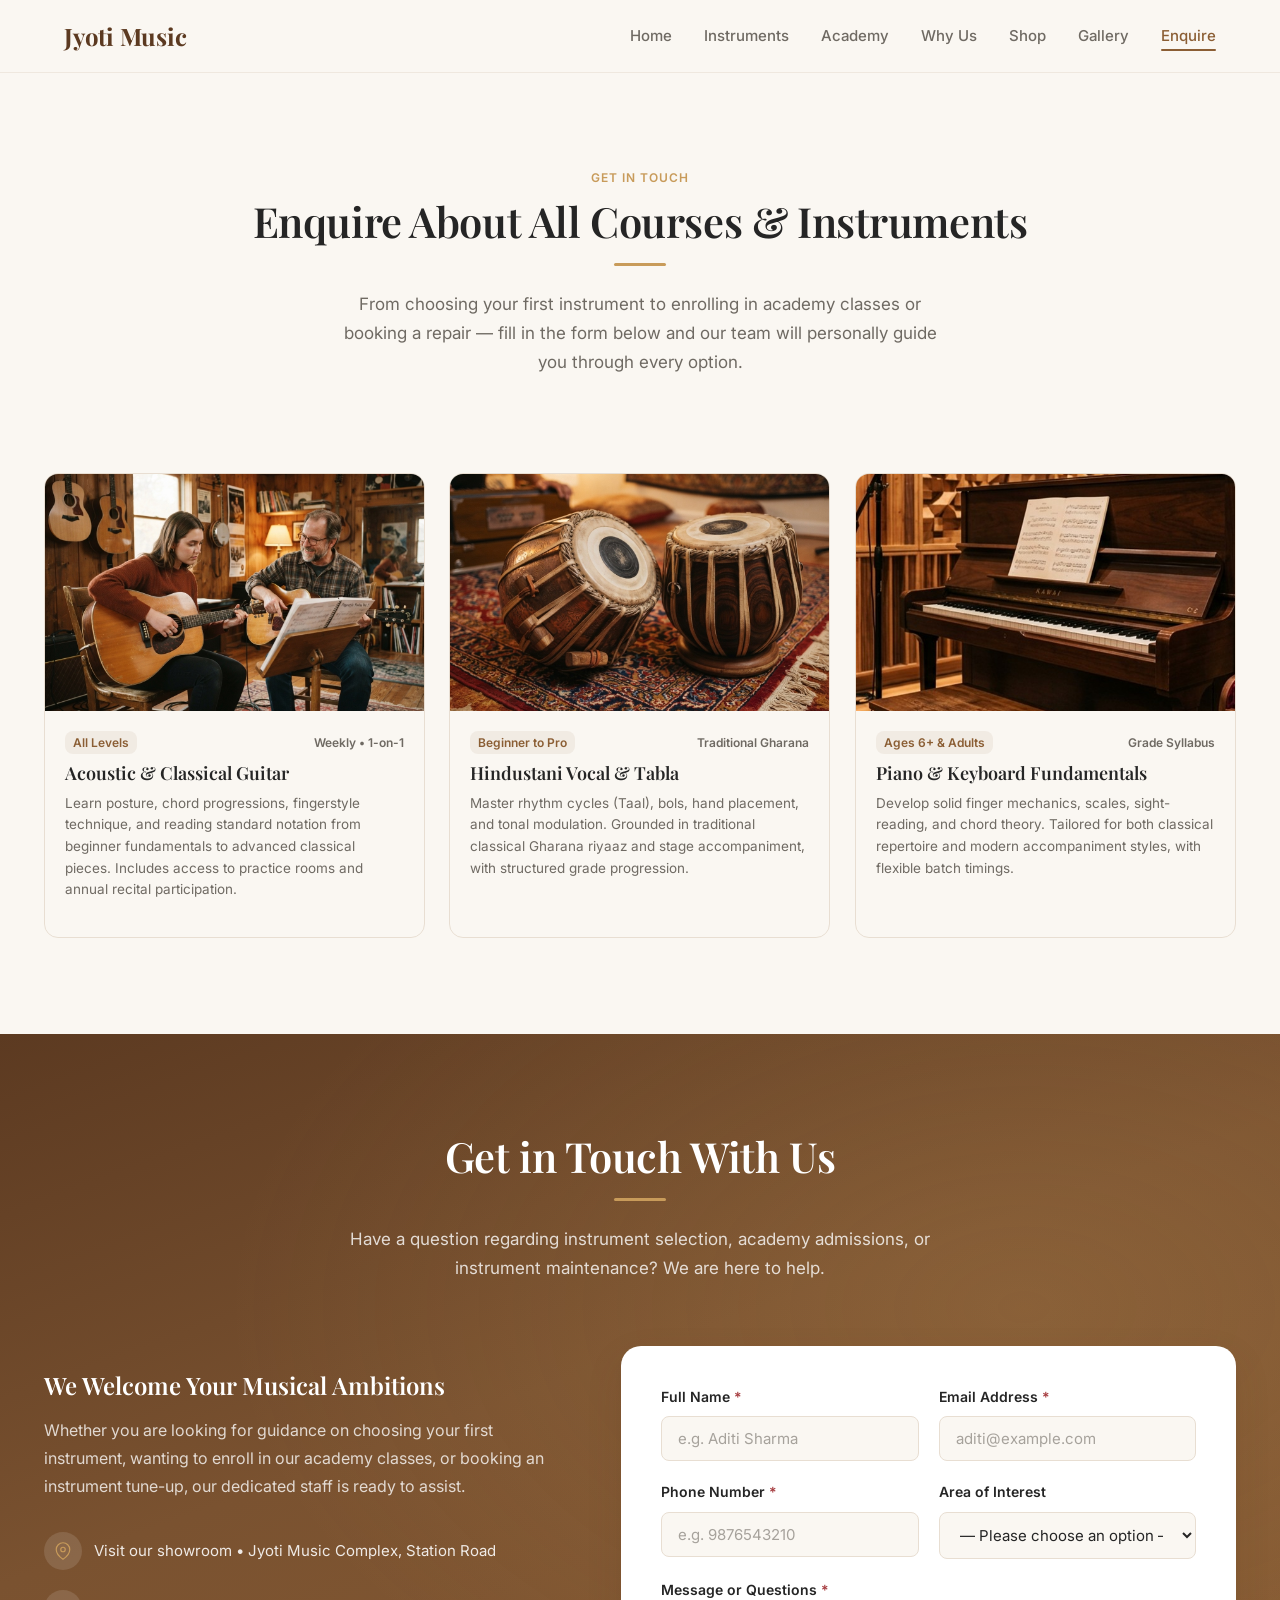
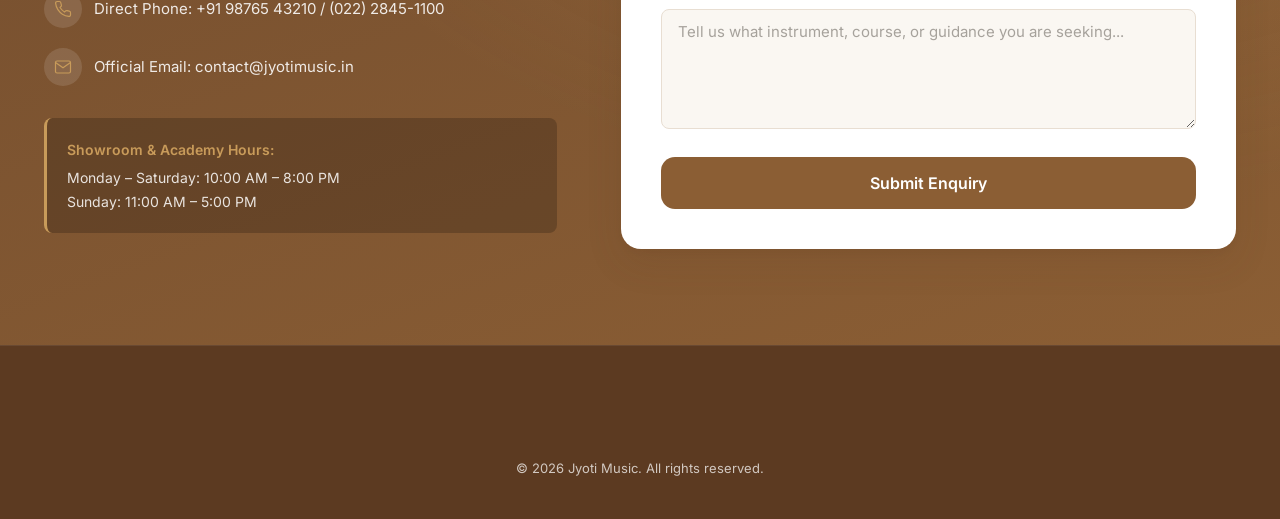
<file: homepage/enquiry.html>
<!doctype html>
<html lang="en">
  <head>
    <meta charset="UTF-8" />
    <meta name="viewport" content="width=device-width, initial-scale=1.0" />
    <meta
      name="description"
      content="Enquire with Jyoti Music — instrument purchase, academy admissions, and repair/tuning services."
    />
    <title>Enquire With Us | Jyoti Music</title>

    <link rel="preconnect" href="https://fonts.googleapis.com" />
    <link rel="preconnect" href="https://fonts.gstatic.com" crossorigin />
    <link
      href="https://fonts.googleapis.com/css2?family=Inter:wght@400;500;600;700&family=Playfair+Display:ital,wght@0,600;0,700;1,600&display=swap"
      rel="stylesheet"
    />

    <link rel="stylesheet" href="css/style.css" />
  </head>
  <body>
    <!-- HEADER -->
    <header class="home-header" id="home-header" role="banner">
      <nav class="home-nav" aria-label="Main navigation">
        <a
          href="index.html#home-hero"
          class="home-logo"
          aria-label="Jyoti Music — go to homepage"
        >
          Jyoti Music
        </a>

        <div
          class="home-nav-overlay"
          id="home-nav-overlay"
          aria-hidden="true"
        ></div>

        <ul class="home-nav-links" id="home-nav-links" role="list">
          <li><a href="index.html#home-hero" class="home-nav-link">Home</a></li>
          <li>
            <a href="index.html#home-instruments" class="home-nav-link"
              >Instruments</a
            >
          </li>
          <li>
            <a href="index.html#home-academy" class="home-nav-link">Academy</a>
          </li>
          <li>
            <a href="index.html#home-why" class="home-nav-link">Why Us</a>
          </li>
          <li>
            <a href="index.html#home-products" class="home-nav-link">Shop</a>
          </li>
          <li>
            <a href="index.html#home-gallery" class="home-nav-link">Gallery</a>
          </li>
          <li>
            <a href="enquiry.html" class="home-nav-link home-nav-link--active"
              >Enquire</a
            >
          </li>
        </ul>

        <button
          class="home-nav-toggle"
          id="home-nav-toggle"
          aria-label="Open navigation menu"
          aria-expanded="false"
          aria-controls="home-nav-links"
        >
          <span class="home-nav-toggle-bar"></span>
          <span class="home-nav-toggle-bar"></span>
          <span class="home-nav-toggle-bar"></span>
        </button>
      </nav>
    </header>

    <main id="main-content" style="padding-top: 72px">
      <!-- PAGE INTRO -->
      <section class="home-section" style="padding-bottom: 0">
        <div class="home-container">
          <header class="home-section-header home-reveal">
            <p class="home-instrument-card-category" style="text-align: center">
              Get In Touch
            </p>
            <h1 class="home-section-title">
              Enquire About All Courses &amp; Instruments
            </h1>
            <hr class="home-section-divider" />
            <p class="home-section-subtitle">
              From choosing your first instrument to enrolling in academy
              classes or booking a repair — fill in the form below and our team
              will personally guide you through every option.
            </p>
          </header>
        </div>
      </section>

      <!-- FULL COURSE DETAILS -->
      <section class="home-section" style="padding-top: var(--home-space-8)">
        <div class="home-container">
          <div class="home-courses-grid">
            <article class="home-course-card home-reveal">
              <div class="home-course-card-img">
                <img
                  src="assets/course-guitar.jpg"
                  alt="Acoustic and classical guitar lesson"
                  loading="lazy"
                />
              </div>
              <div class="home-course-card-body">
                <div class="home-course-meta">
                  <span class="home-course-level">All Levels</span>
                  <span class="home-course-duration">Weekly &bull; 1-on-1</span>
                </div>
                <h4 class="home-course-title">
                  Acoustic &amp; Classical Guitar
                </h4>
                <p class="home-course-desc">
                  Learn posture, chord progressions, fingerstyle technique, and
                  reading standard notation from beginner fundamentals to
                  advanced classical pieces. Includes access to practice rooms
                  and annual recital participation.
                </p>
              </div>
            </article>

            <article class="home-course-card home-reveal">
              <div class="home-course-card-img">
                <img
                  src="assets/course-tabla.jpg"
                  alt="Classical tabla training with guru and student"
                  loading="lazy"
                />
              </div>
              <div class="home-course-card-body">
                <div class="home-course-meta">
                  <span class="home-course-level">Beginner to Pro</span>
                  <span class="home-course-duration">Traditional Gharana</span>
                </div>
                <h4 class="home-course-title">Hindustani Vocal &amp; Tabla</h4>
                <p class="home-course-desc">
                  Master rhythm cycles (Taal), bols, hand placement, and tonal
                  modulation. Grounded in traditional classical Gharana riyaaz
                  and stage accompaniment, with structured grade progression.
                </p>
              </div>
            </article>

            <article class="home-course-card home-reveal">
              <div class="home-course-card-img">
                <img
                  src="assets/course-piano.jpg"
                  alt="Piano keyboard lesson with sheet music"
                  loading="lazy"
                />
              </div>
              <div class="home-course-card-body">
                <div class="home-course-meta">
                  <span class="home-course-level">Ages 6+ &amp; Adults</span>
                  <span class="home-course-duration">Grade Syllabus</span>
                </div>
                <h4 class="home-course-title">
                  Piano &amp; Keyboard Fundamentals
                </h4>
                <p class="home-course-desc">
                  Develop solid finger mechanics, scales, sight-reading, and
                  chord theory. Tailored for both classical repertoire and
                  modern accompaniment styles, with flexible batch timings.
                </p>
              </div>
            </article>
          </div>
        </div>
      </section>

      <!-- ENQUIRY FORM SECTION (same as homepage) -->
      <section
        class="home-section home-enquiry"
        id="home-enquiry"
        aria-labelledby="home-enquiry-heading"
      >
        <div class="home-container">
          <header class="home-section-header home-reveal">
            <h2 class="home-section-title" id="home-enquiry-heading">
              Get in Touch With Us
            </h2>
            <hr class="home-section-divider" />
            <p class="home-section-subtitle">
              Have a question regarding instrument selection, academy
              admissions, or instrument maintenance? We are here to help.
            </p>
          </header>

          <div class="home-enquiry-layout">
            <div class="home-enquiry-info home-reveal">
              <h3 class="home-enquiry-info-title">
                We Welcome Your Musical Ambitions
              </h3>
              <p class="home-enquiry-info-text">
                Whether you are looking for guidance on choosing your first
                instrument, wanting to enroll in our academy classes, or booking
                an instrument tune-up, our dedicated staff is ready to assist.
              </p>

              <div class="home-enquiry-detail">
                <span class="home-enquiry-detail-icon" aria-hidden="true">
                  <svg viewBox="0 0 24 24" xmlns="http://www.w3.org/2000/svg">
                    <path d="M21 10c0 7-9 13-9 13S3 17 3 10a9 9 0 0 1 18 0z" />
                    <circle cx="12" cy="10" r="3" />
                  </svg>
                </span>
                <span
                  >Visit our showroom &bull; Jyoti Music Complex, Station
                  Road</span
                >
              </div>

              <div class="home-enquiry-detail">
                <span class="home-enquiry-detail-icon" aria-hidden="true">
                  <svg viewBox="0 0 24 24" xmlns="http://www.w3.org/2000/svg">
                    <path
                      d="M22 16.92v3a2 2 0 0 1-2.18 2 19.79 19.79 0 0 1-8.63-3.07 19.5 19.5 0 0 1-6-6 19.79 19.79 0 0 1-3.07-8.67A2 2 0 0 1 4.11 2h3a2 2 0 0 1 2 1.72c.127.96.361 1.903.7 2.81a2 2 0 0 1-.45 2.11L8.09 9.91a16 16 0 0 0 6 6l1.27-1.27a2 2 0 0 1 2.11-.45c.907.339 1.85.573 2.81.7A2 2 0 0 1 22 16.92z"
                    />
                  </svg>
                </span>
                <span>Direct Phone: +91 98765 43210 / (022) 2845-1100</span>
              </div>

              <div class="home-enquiry-detail">
                <span class="home-enquiry-detail-icon" aria-hidden="true">
                  <svg viewBox="0 0 24 24" xmlns="http://www.w3.org/2000/svg">
                    <path
                      d="M4 4h16c1.1 0 2 .9 2 2v12c0 1.1-.9 2-2 2H4c-1.1 0-2-.9-2-2V6c0-1.1.9-2 2-2z"
                    />
                    <polyline points="22,6 12,13 2,6" />
                  </svg>
                </span>
                <span>Official Email: contact@jyotimusic.in</span>
              </div>

              <div class="home-enquiry-hours">
                <p class="home-enquiry-hours-title">
                  Showroom &amp; Academy Hours:
                </p>
                <p>Monday &ndash; Saturday: 10:00 AM &ndash; 8:00 PM</p>
                <p>Sunday: 11:00 AM &ndash; 5:00 PM</p>
              </div>
            </div>

            <div class="home-enquiry-form-card home-reveal">
              <div
                class="home-form-success"
                id="home-form-success"
                aria-live="polite"
              >
                <div class="home-form-success-icon" aria-hidden="true">
                  <svg viewBox="0 0 24 24" xmlns="http://www.w3.org/2000/svg">
                    <path
                      d="M20 6L9 17l-5-5"
                      stroke-linecap="round"
                      stroke-linejoin="round"
                    />
                  </svg>
                </div>
                <h3 class="home-form-success-title">
                  Thank You, Your Enquiry Is Received!
                </h3>
                <p class="home-form-success-text">
                  We have registered your details. A member of our instrument
                  team or academy coordinator will contact you within 24 hours.
                </p>
                <button
                  type="button"
                  class="home-btn home-btn--secondary home-btn--sm"
                  id="home-form-reset-btn"
                  style="margin-top: 20px"
                >
                  Send Another Enquiry
                </button>
              </div>

              <form
                class="home-enquiry-form"
                id="home-enquiry-form"
                novalidate
                aria-label="Jyoti Music Enquiry Form"
              >
                <div class="home-form-row">
                  <div class="home-form-group">
                    <label class="home-form-label" for="home-field-name"
                      >Full Name
                      <span class="home-form-required" aria-label="required"
                        >*</span
                      ></label
                    >
                    <input
                      class="home-form-input"
                      type="text"
                      id="home-field-name"
                      name="name"
                      placeholder="e.g. Aditi Sharma"
                      autocomplete="name"
                      aria-required="true"
                      aria-describedby="home-field-name-error"
                      pattern="[A-Za-z\s]+"
                      maxlength="50"
                    />
                    <span
                      class="home-form-error"
                      id="home-field-name-error"
                      role="alert"
                    ></span>
                  </div>

                  <div class="home-form-group">
                    <label class="home-form-label" for="home-field-email"
                      >Email Address
                      <span class="home-form-required" aria-label="required"
                        >*</span
                      ></label
                    >
                    <input
                      class="home-form-input"
                      type="email"
                      id="home-field-email"
                      name="email"
                      placeholder="aditi@example.com"
                      autocomplete="email"
                      aria-required="true"
                      aria-describedby="home-field-email-error"
                    />
                    <span
                      class="home-form-error"
                      id="home-field-email-error"
                      role="alert"
                    ></span>
                  </div>
                </div>

                <div class="home-form-row">
                  <div class="home-form-group">
                    <label class="home-form-label" for="home-field-phone"
                      >Phone Number
                      <span class="home-form-required" aria-label="required"
                        >*</span
                      ></label
                    >
                    <input
                      class="home-form-input"
                      type="tel"
                      id="home-field-phone"
                      name="phone"
                      placeholder="e.g. 9876543210"
                      autocomplete="tel"
                      inputmode="numeric"
                      maxlength="10"
                      aria-required="true"
                      aria-describedby="home-field-phone-error"
                    />
                    <span
                      class="home-form-error"
                      id="home-field-phone-error"
                      role="alert"
                    ></span>
                  </div>

                  <div class="home-form-group">
                    <label class="home-form-label" for="home-field-interest"
                      >Area of Interest</label
                    >
                    <select
                      class="home-form-input"
                      id="home-field-interest"
                      name="interest"
                      aria-label="Select your area of interest"
                    >
                      <option value="">
                        &mdash; Please choose an option &mdash;
                      </option>
                      <option value="instrument-purchase">
                        Purchasing an Instrument
                      </option>
                      <option value="music-academy">
                        Music Academy / Lessons
                      </option>
                      <option value="maintenance-tuning">
                        Instrument Repair &amp; Tuning
                      </option>
                      <option value="general-inquiry">
                        General Question / Visit Showroom
                      </option>
                    </select>
                  </div>
                </div>

                <div class="home-form-group">
                  <label class="home-form-label" for="home-field-message"
                    >Message or Questions
                    <span class="home-form-required" aria-label="required"
                      >*</span
                    ></label
                  >
                  <textarea
                    class="home-form-textarea"
                    id="home-field-message"
                    name="message"
                    placeholder="Tell us what instrument, course, or guidance you are seeking..."
                    aria-required="true"
                    aria-describedby="home-field-message-error"
                  ></textarea>
                  <span
                    class="home-form-error"
                    id="home-field-message-error"
                    role="alert"
                  ></span>
                </div>

                <button
                  type="submit"
                  class="home-btn home-btn--primary home-btn--lg"
                  id="home-form-submit-btn"
                  style="width: 100%"
                >
                  Submit Enquiry
                </button>
              </form>
            </div>
          </div>
        </div>
      </section>
    </main>

    <!-- FOOTER -->
    <footer class="home-footer" role="contentinfo">
      <div class="home-container">
        <div
          class="home-footer-bottom"
          style="border-top: none; justify-content: center"
        >
          <p>&copy; 2026 Jyoti Music. All rights reserved.</p>
        </div>
      </div>
    </footer>

    <script src="js/script.js"></script>
  </body>
</html>
</file>
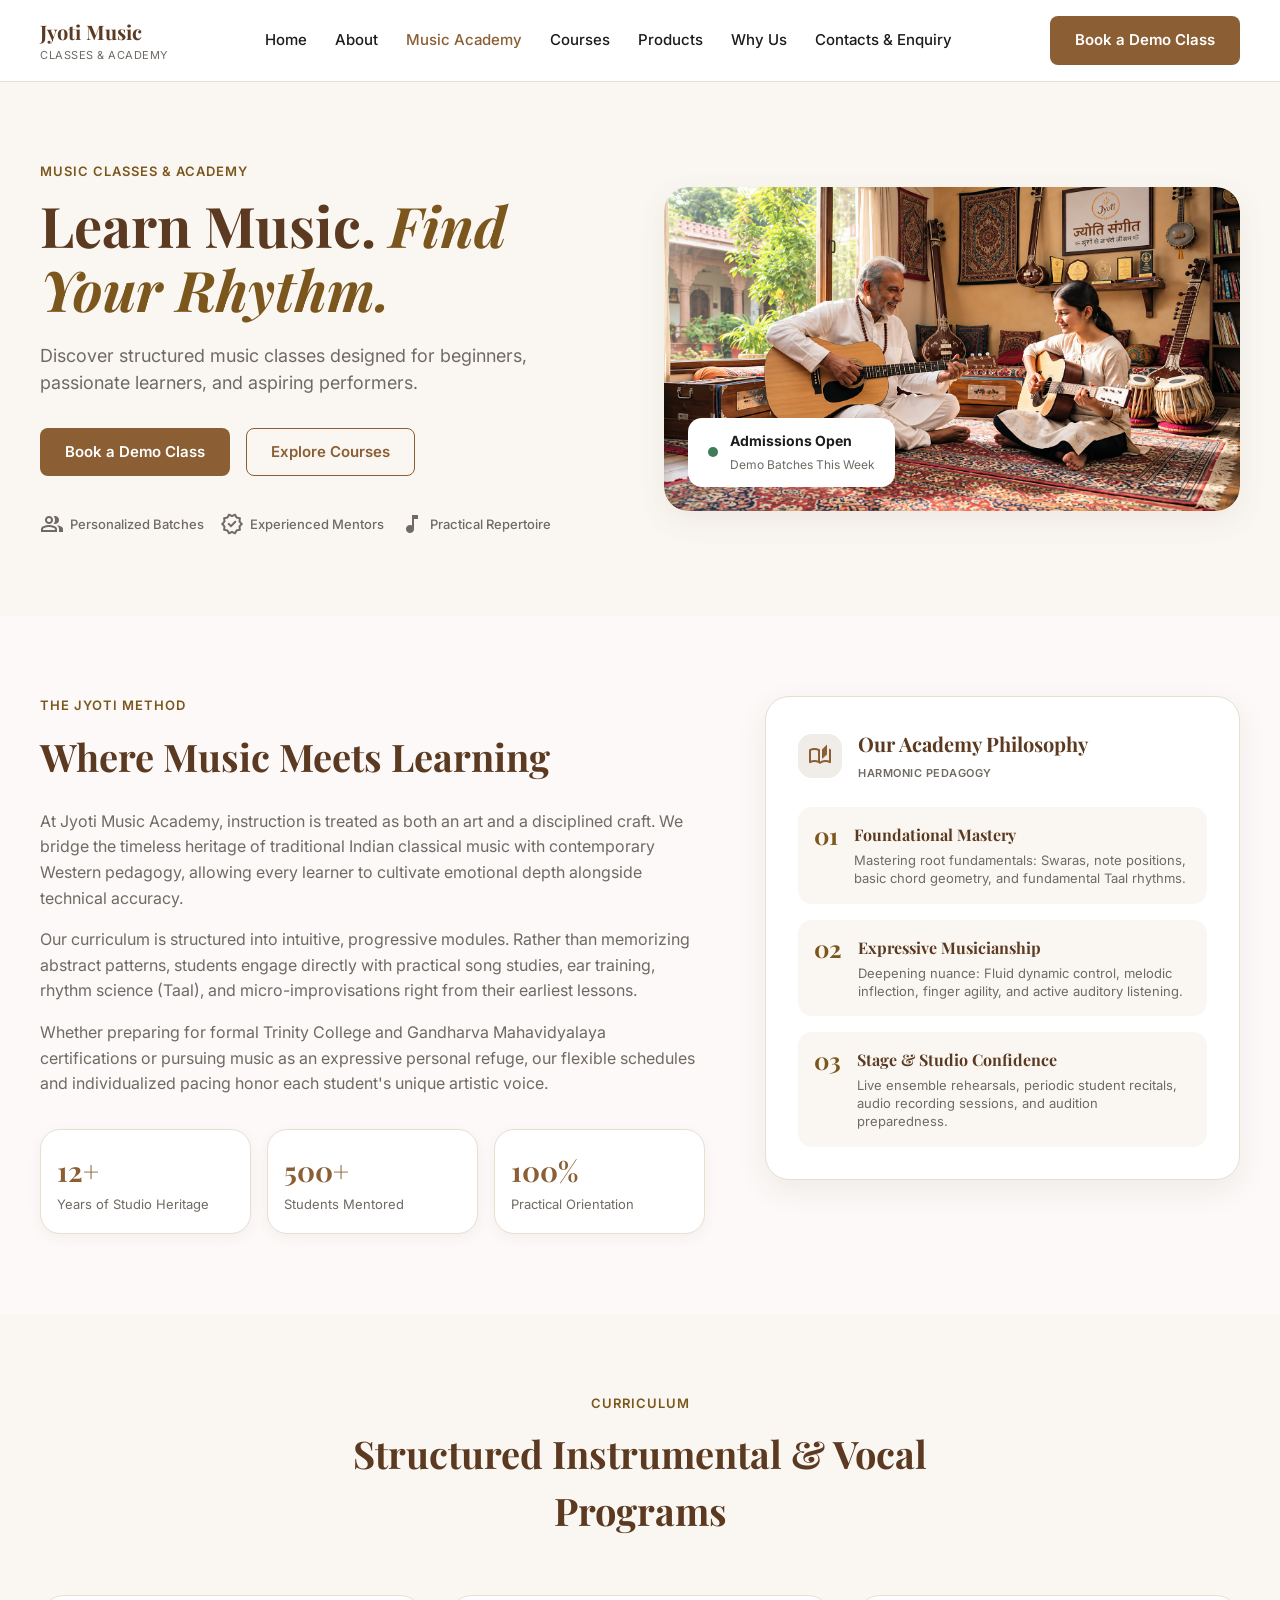
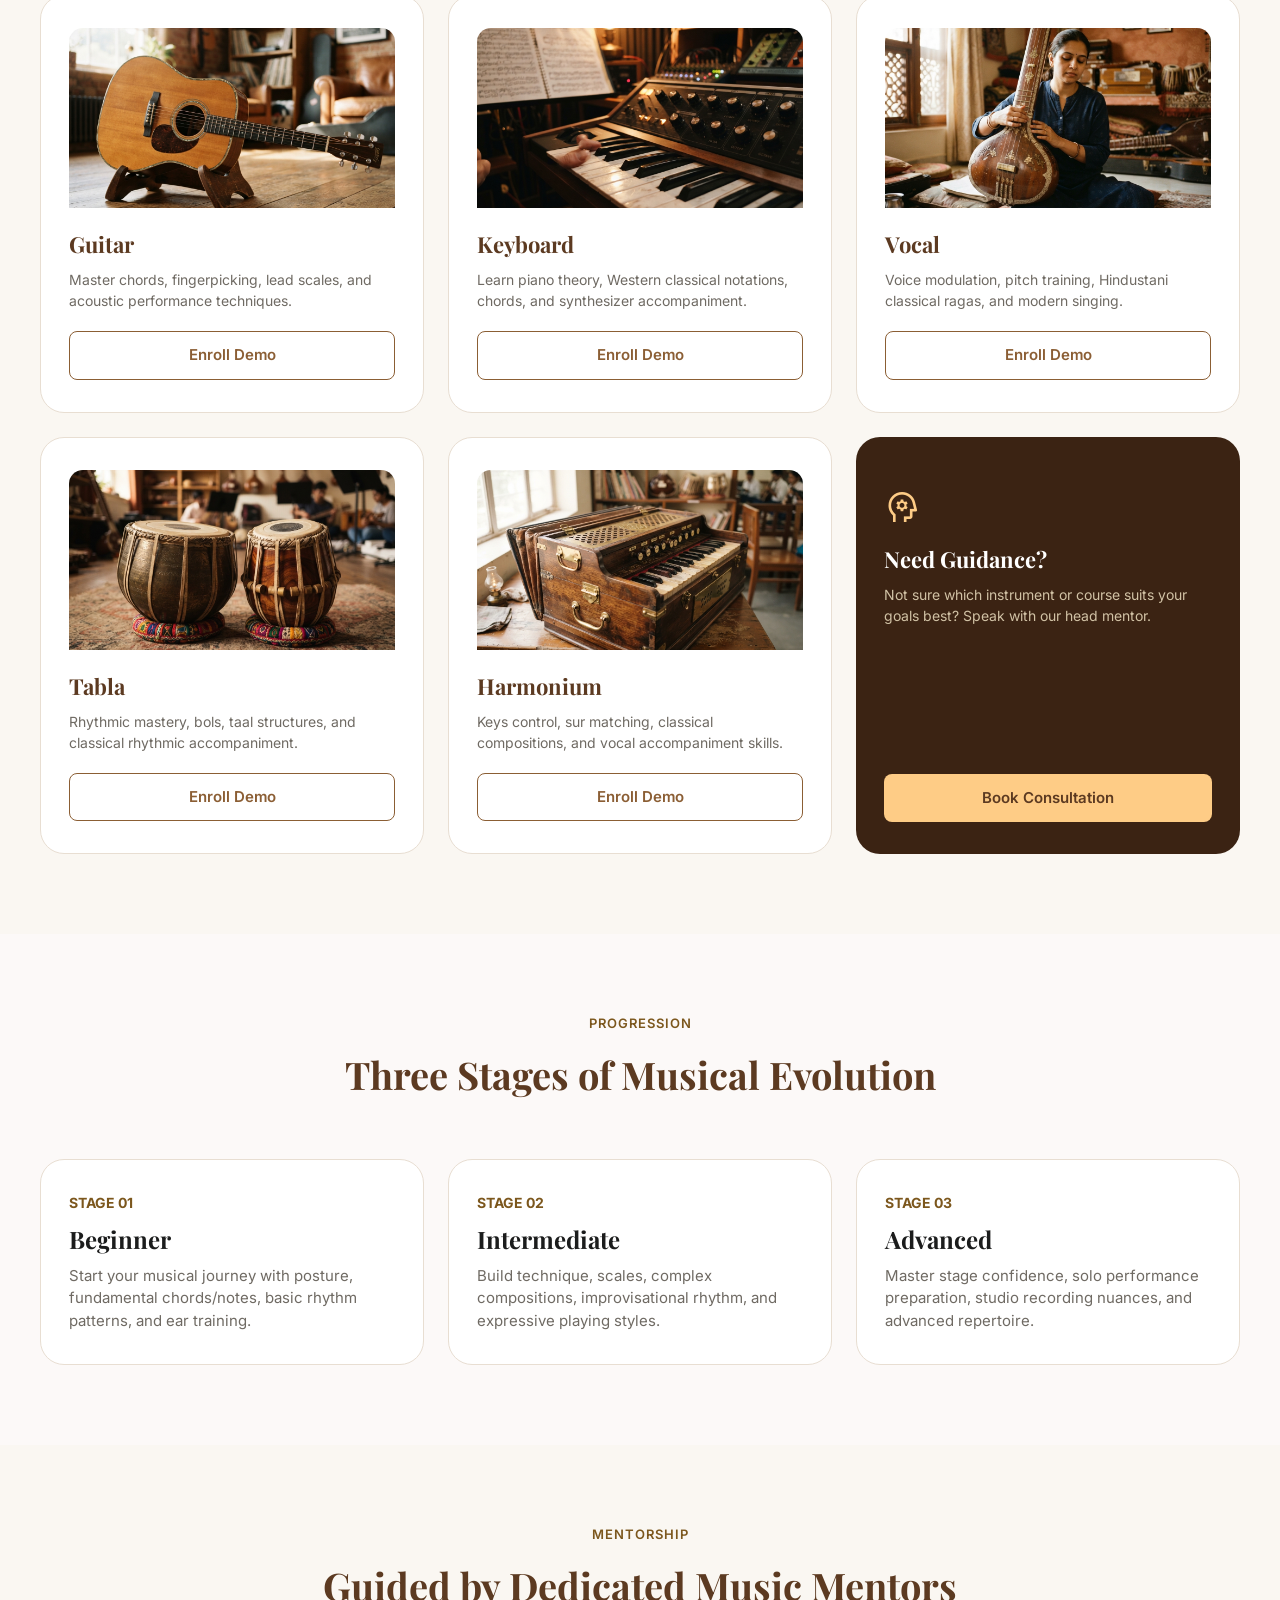
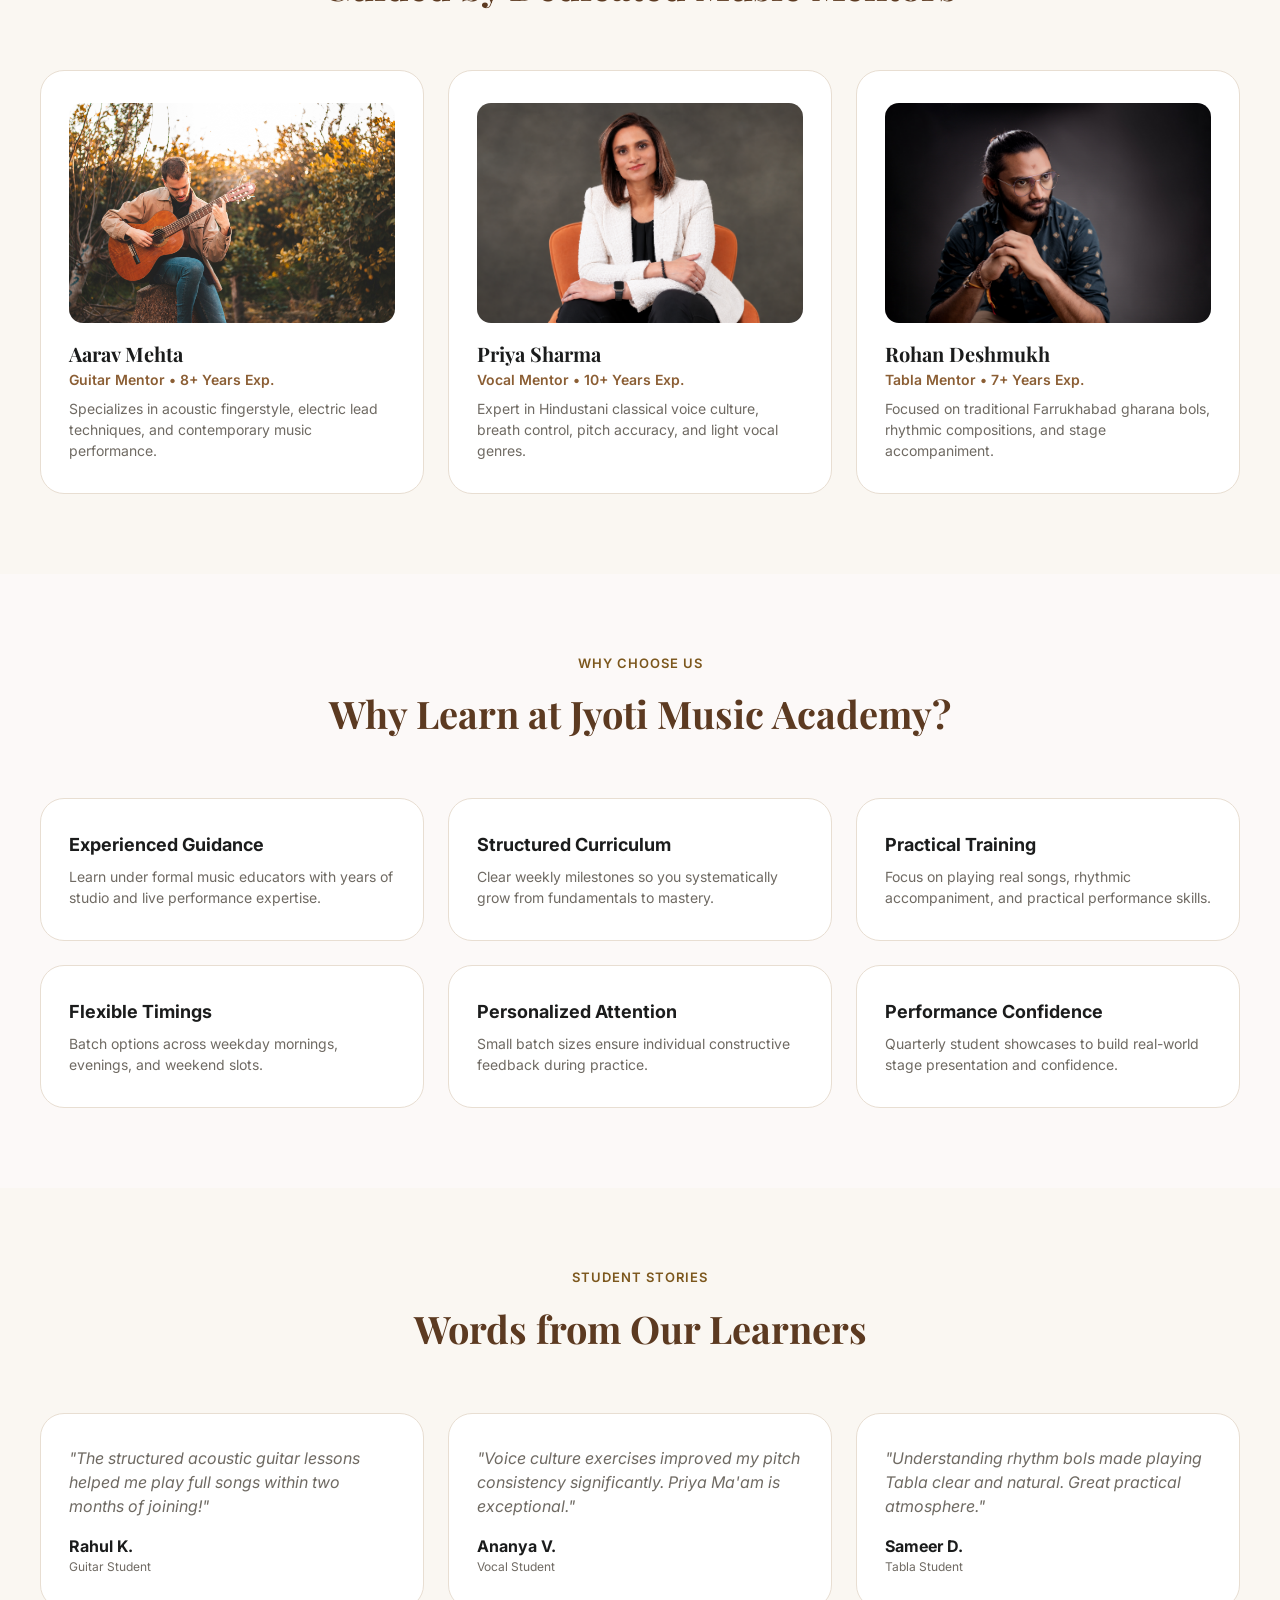
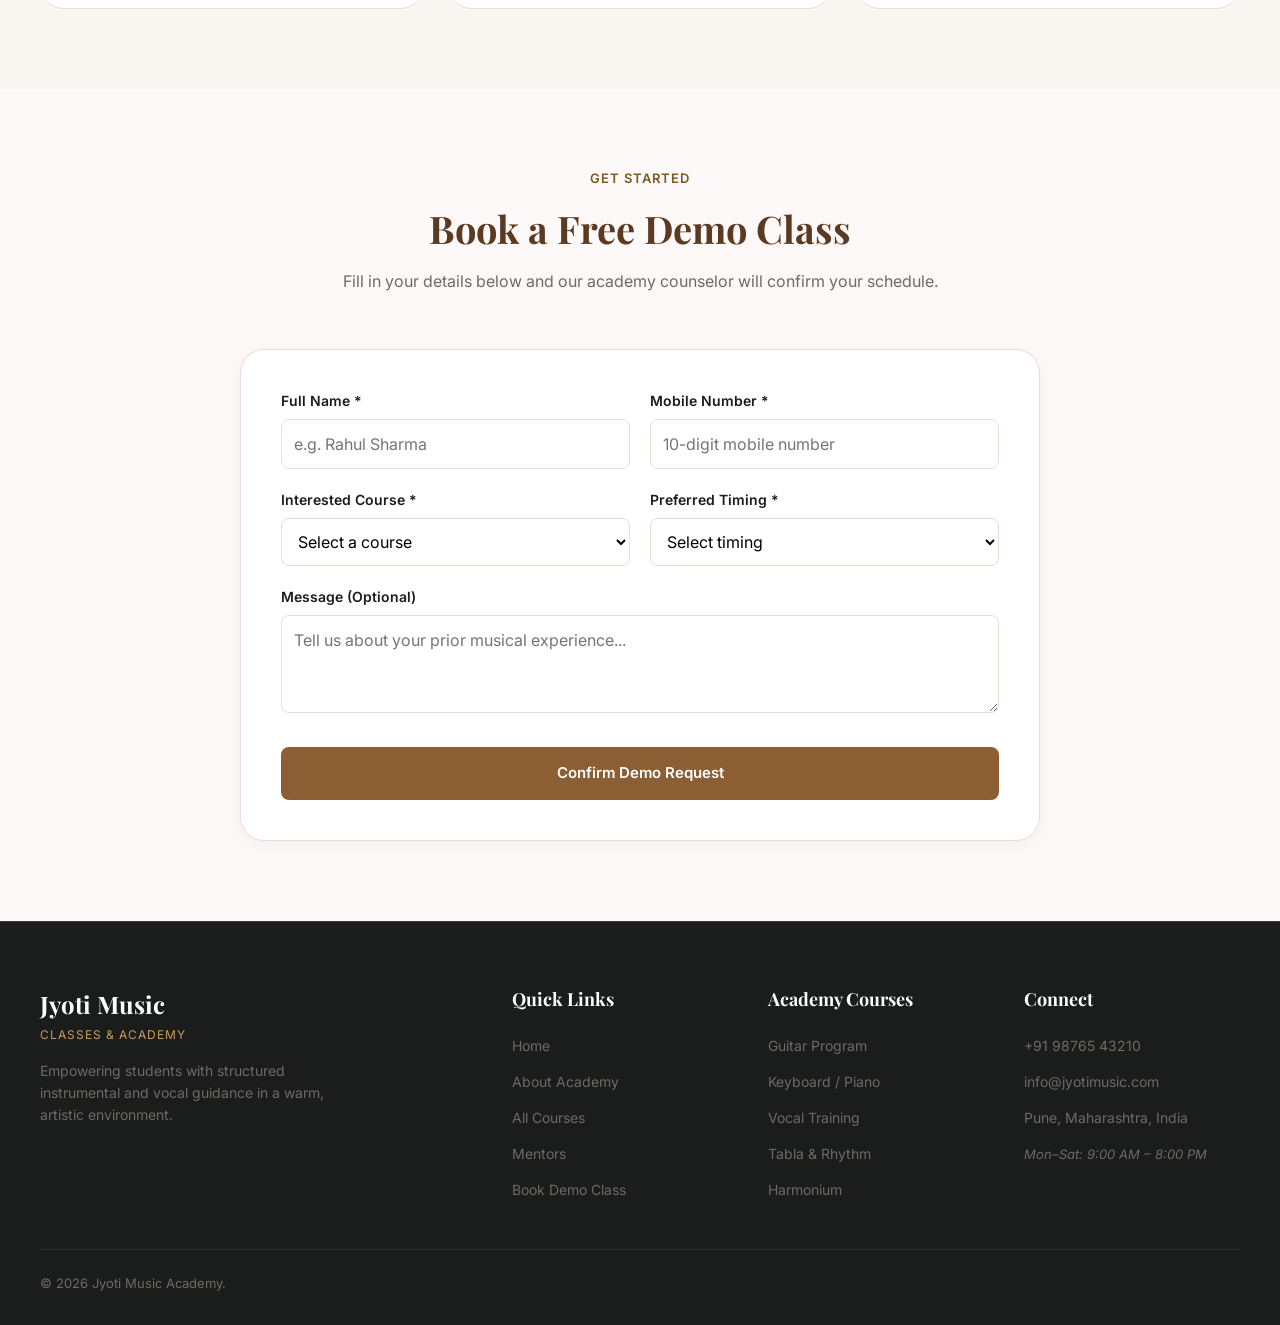
<file: modules/music-academy/music-academy.html>
<!doctype html>
<html lang="en">
  <head>
    <meta charset="UTF-8" />
    <meta name="viewport" content="width=device-width, initial-scale=1.0" />
    <title>Jyoti Music — Music Classes & Academy</title>

    <!-- Typography & Icons -->
    <link rel="preconnect" href="https://fonts.googleapis.com" />
    <link rel="preconnect" href="https://fonts.gstatic.com" crossorigin />
    <link
      href="https://fonts.googleapis.com/css2?family=Inter:wght@400;500;600;700&family=Playfair+Display:ital,wght@0,600;0,700;1,600&display=swap"
      rel="stylesheet"
    />
    <link
      rel="stylesheet"
      href="https://fonts.googleapis.com/css2?family=Material+Symbols+Outlined:opsz,wght,FILL,GRAD@24,400,0,0"
    />

    <!-- CSS Stylesheets -->
    <link rel="stylesheet" href="../../shared/tokens.css" />
    <link rel="stylesheet" href="../../shared/global.css" />
    <link rel="stylesheet" href="../../shared/components/buttons.css" />
    <link rel="stylesheet" href="./music-academy.css" />
    <link rel="stylesheet" href="../../shared/components/footer.css" />
  </head>
  <body>
    <!-- Sticky Navigation Header -->
    <header class="academy-header">
      <div class="container academy-header-inner">
        <a href="#academy-hero" class="academy-brand">
          <div>
            <strong
              style="
                font-size: 20px;
                font-family: var(--font-heading);
                color: var(--primary-dark);
              "
              >Jyoti Music</strong
            >
            <div
              style="
                font-size: 11px;
                color: var(--text-muted);
                text-transform: uppercase;
                letter-spacing: 0.5px;
              "
            >
              Classes & Academy
            </div>
          </div>
        </a>

        <!-- Mobile Hamburger Toggle Button (3 lines) -->
        <button
          class="academy-mobile-toggle"
          id="academy-mobile-toggle"
          aria-label="Toggle Navigation Menu"
        >
          <span class="material-symbols-outlined">menu</span>
        </button>

        <nav class="academy-nav" id="academy-nav">
          <a href="../../homepage/index.html">Home</a>
          <a href="#academy-intro">About</a>
          <a href="#academy-intro" class="active">Music Academy</a>
          <a href="#academy-courses">Courses</a>
          <a href="../../products.html">Products</a>
          <a href="#academy-benefits">Why Us</a>
          <a href="../../Contact-Inquire/contact.html">Contacts & Enquiry</a>
        </nav>

        <a href="#demo-form" class="btn btn-primary academy-header-cta"
          >Book a Demo Class</a
        >
      </div>
    </header>

    <main id="main-content">
      <!-- 1. HERO SECTION -->
      <section class="academy-hero" id="academy-hero">
        <div class="container academy-hero-grid">
          <div class="academy-hero-content">
            <span class="academy-eyebrow">Music Classes & Academy</span>
            <h1 class="academy-hero-title">
              Learn Music. <em>Find Your Rhythm.</em>
            </h1>
            <p class="academy-hero-desc">
              Discover structured music classes designed for beginners,
              passionate learners, and aspiring performers.
            </p>
            <div class="academy-hero-ctas">
              <a href="#demo-form" class="btn btn-primary">Book a Demo Class</a>
              <a href="#academy-courses" class="btn btn-secondary"
                >Explore Courses</a
              >
            </div>
            <div class="academy-trust-pills">
              <span class="academy-trust-pill"
                ><span class="material-symbols-outlined">group</span>
                Personalized Batches</span
              >
              <span class="academy-trust-pill"
                ><span class="material-symbols-outlined">verified</span>
                Experienced Mentors</span
              >
              <span class="academy-trust-pill"
                ><span class="material-symbols-outlined">music_note</span>
                Practical Repertoire</span
              >
            </div>
          </div>
          <div class="academy-hero-visual">
            <div class="academy-hero-image-wrap">
              <img
                src="./assets/academy/hero-classroom.png"
                alt="Music master and student during guitar session"
                class="academy-hero-img"
              />
              <div class="academy-status-badge">
                <span class="status-dot"></span>
                <div>
                  <strong style="font-size: 14px; display: block"
                    >Admissions Open</strong
                  >
                  <span style="font-size: 12px; color: var(--text-muted)"
                    >Demo Batches This Week</span
                  >
                </div>
              </div>
            </div>
          </div>
        </div>
      </section>

      <!-- 2. ACADEMY INTRO (The Jyoti Method) -->
      <section class="academy-section academy-section-alt" id="academy-intro">
        <div class="container">
          <div class="academy-intro-grid">
            <!-- Left Column: Narrative & Stats -->
            <div class="academy-intro-left">
              <span class="academy-eyebrow">The Jyoti Method</span>
              <h2
                class="academy-section-title"
                style="text-align: left; margin-bottom: 24px"
              >
                Where Music Meets Learning
              </h2>
              <div class="academy-intro-narrative">
                <p>
                  At Jyoti Music Academy, instruction is treated as both an art
                  and a disciplined craft. We bridge the timeless heritage of
                  traditional Indian classical music with contemporary Western
                  pedagogy, allowing every learner to cultivate emotional depth
                  alongside technical accuracy.
                </p>
                <p>
                  Our curriculum is structured into intuitive, progressive
                  modules. Rather than memorizing abstract patterns, students
                  engage directly with practical song studies, ear training,
                  rhythm science (Taal), and micro-improvisations right from
                  their earliest lessons.
                </p>
                <p>
                  Whether preparing for formal Trinity College and Gandharva
                  Mahavidyalaya certifications or pursuing music as an
                  expressive personal refuge, our flexible schedules and
                  individualized pacing honor each student's unique artistic
                  voice.
                </p>
              </div>

              <!-- Stat Counters -->
              <div class="academy-stats-grid">
                <div class="academy-stat-card">
                  <span class="academy-stat-number">12+</span>
                  <p class="academy-stat-label">Years of Studio Heritage</p>
                </div>
                <div class="academy-stat-card">
                  <span class="academy-stat-number">500+</span>
                  <p class="academy-stat-label">Students Mentored</p>
                </div>
                <div class="academy-stat-card">
                  <span class="academy-stat-number">100%</span>
                  <p class="academy-stat-label">Practical Orientation</p>
                </div>
              </div>
            </div>

            <!-- Right Column: Philosophy Card -->
            <div class="academy-philosophy-card">
              <div class="academy-philosophy-header">
                <div class="academy-philosophy-icon">
                  <span class="material-symbols-outlined">auto_stories</span>
                </div>
                <div>
                  <h3 class="academy-philosophy-title">
                    Our Academy Philosophy
                  </h3>
                  <span class="academy-philosophy-subtitle"
                    >Harmonic Pedagogy</span
                  >
                </div>
              </div>

              <div class="academy-pillars-list">
                <!-- Pillar 01 -->
                <div class="academy-pillar-item">
                  <span class="academy-pillar-num">01</span>
                  <div>
                    <h4>Foundational Mastery</h4>
                    <p>
                      Mastering root fundamentals: Swaras, note positions, basic
                      chord geometry, and fundamental Taal rhythms.
                    </p>
                  </div>
                </div>

                <!-- Pillar 02 -->
                <div class="academy-pillar-item">
                  <span class="academy-pillar-num">02</span>
                  <div>
                    <h4>Expressive Musicianship</h4>
                    <p>
                      Deepening nuance: Fluid dynamic control, melodic
                      inflection, finger agility, and active auditory listening.
                    </p>
                  </div>
                </div>

                <!-- Pillar 03 -->
                <div class="academy-pillar-item">
                  <span class="academy-pillar-num">03</span>
                  <div>
                    <h4>Stage & Studio Confidence</h4>
                    <p>
                      Live ensemble rehearsals, periodic student recitals, audio
                      recording sessions, and audition preparedness.
                    </p>
                  </div>
                </div>
              </div>
            </div>
          </div>
        </div>
      </section>

      <!-- 3. AVAILABLE COURSES -->
      <!-- 3. AVAILABLE COURSES -->
      <section class="academy-section" id="academy-courses">
        <div class="container">
          <div class="academy-section-header">
            <span class="academy-eyebrow">Curriculum</span>
            <h2 class="academy-section-title">
              Structured Instrumental & Vocal Programs
            </h2>
          </div>
          <div class="academy-courses-grid">
            <!-- Guitar -->
            <div class="academy-course-card">
              <div class="academy-card-img-wrap">
                <img
                  src="./assets/courses/course-guitar.png"
                  alt="Guitar Class"
                  class="academy-course-img"
                />
              </div>
              <div class="academy-card-body">
                <h3 class="academy-card-title">Guitar</h3>
                <p class="academy-card-desc">
                  Master chords, fingerpicking, lead scales, and acoustic
                  performance techniques.
                </p>
                <a
                  href="#demo-form"
                  class="btn btn-secondary"
                  style="width: 100%"
                  >Enroll Demo</a
                >
              </div>
            </div>

            <!-- Keyboard -->
            <div class="academy-course-card">
              <div class="academy-card-img-wrap">
                <img
                  src="./assets/courses/course-piano.png"
                  alt="Keyboard & Piano Class"
                  class="academy-course-img"
                />
              </div>
              <div class="academy-card-body">
                <h3 class="academy-card-title">Keyboard</h3>
                <p class="academy-card-desc">
                  Learn piano theory, Western classical notations, chords, and
                  synthesizer accompaniment.
                </p>
                <a
                  href="#demo-form"
                  class="btn btn-secondary"
                  style="width: 100%"
                  >Enroll Demo</a
                >
              </div>
            </div>

            <!-- Vocal -->
            <div class="academy-course-card">
              <div class="academy-card-img-wrap">
                <img
                  src="./assets/courses/course-vocal.png"
                  alt="Vocal Training Class"
                  class="academy-course-img"
                />
              </div>
              <div class="academy-card-body">
                <h3 class="academy-card-title">Vocal</h3>
                <p class="academy-card-desc">
                  Voice modulation, pitch training, Hindustani classical ragas,
                  and modern singing.
                </p>
                <a
                  href="#demo-form"
                  class="btn btn-secondary"
                  style="width: 100%"
                  >Enroll Demo</a
                >
              </div>
            </div>

            <!-- Tabla -->
            <div class="academy-course-card">
              <div class="academy-card-img-wrap">
                <img
                  src="./assets/courses/course-tabla.png"
                  alt="Tabla Class"
                  class="academy-course-img"
                />
              </div>
              <div class="academy-card-body">
                <h3 class="academy-card-title">Tabla</h3>
                <p class="academy-card-desc">
                  Rhythmic mastery, bols, taal structures, and classical
                  rhythmic accompaniment.
                </p>
                <a
                  href="#demo-form"
                  class="btn btn-secondary"
                  style="width: 100%"
                  >Enroll Demo</a
                >
              </div>
            </div>

            <!-- Harmonium -->
            <div class="academy-course-card">
              <div class="academy-card-img-wrap">
                <img
                  src="./assets/courses/course-harmonium.png"
                  alt="Harmonium Class"
                  class="academy-course-img"
                />
              </div>
              <div class="academy-card-body">
                <h3 class="academy-card-title">Harmonium</h3>
                <p class="academy-card-desc">
                  Keys control, sur matching, classical compositions, and vocal
                  accompaniment skills.
                </p>
                <a
                  href="#demo-form"
                  class="btn btn-secondary"
                  style="width: 100%"
                  >Enroll Demo</a
                >
              </div>
            </div>

            <!-- Consultation Card -->
            <div class="academy-course-card academy-consult-card">
              <div
                class="academy-card-body"
                style="
                  display: flex;
                  flex-direction: column;
                  justify-content: space-between;
                  height: 100%;
                "
              >
                <div>
                  <span
                    class="material-symbols-outlined"
                    style="font-size: 36px; color: var(--secondary-container)"
                    >psychology</span
                  >
                  <h3
                    class="academy-card-title"
                    style="color: #fff; margin-top: 12px"
                  >
                    Need Guidance?
                  </h3>
                  <p class="academy-card-desc" style="color: #d1c2a5">
                    Not sure which instrument or course suits your goals best?
                    Speak with our head mentor.
                  </p>
                </div>
                <a
                  href="#demo-form"
                  class="btn btn-primary"
                  style="
                    background-color: var(--secondary-container);
                    color: var(--primary-dark);
                    width: 100%;
                  "
                  >Book Consultation</a
                >
              </div>
            </div>
          </div>
        </div>
      </section>

      <!-- 4. LEARNING LEVELS -->
      <section class="academy-section academy-section-alt" id="academy-levels">
        <div class="container">
          <div class="academy-section-header">
            <span class="academy-eyebrow">Progression</span>
            <h2 class="academy-section-title">
              Three Stages of Musical Evolution
            </h2>
          </div>
          <div class="academy-courses-grid">
            <div class="academy-course-card">
              <span
                style="
                  font-weight: 700;
                  color: var(--secondary);
                  font-size: 14px;
                "
                >STAGE 01</span
              >
              <h3
                style="
                  font-family: var(--font-heading);
                  font-size: 24px;
                  margin: 8px 0;
                "
              >
                Beginner
              </h3>
              <p style="color: var(--text-muted); font-size: 15px">
                Start your musical journey with posture, fundamental
                chords/notes, basic rhythm patterns, and ear training.
              </p>
            </div>
            <div class="academy-course-card">
              <span
                style="
                  font-weight: 700;
                  color: var(--secondary);
                  font-size: 14px;
                "
                >STAGE 02</span
              >
              <h3
                style="
                  font-family: var(--font-heading);
                  font-size: 24px;
                  margin: 8px 0;
                "
              >
                Intermediate
              </h3>
              <p style="color: var(--text-muted); font-size: 15px">
                Build technique, scales, complex compositions, improvisational
                rhythm, and expressive playing styles.
              </p>
            </div>
            <div class="academy-course-card">
              <span
                style="
                  font-weight: 700;
                  color: var(--secondary);
                  font-size: 14px;
                "
                >STAGE 03</span
              >
              <h3
                style="
                  font-family: var(--font-heading);
                  font-size: 24px;
                  margin: 8px 0;
                "
              >
                Advanced
              </h3>
              <p style="color: var(--text-muted); font-size: 15px">
                Master stage confidence, solo performance preparation, studio
                recording nuances, and advanced repertoire.
              </p>
            </div>
          </div>
        </div>
      </section>

      <!-- 5. INSTRUCTORS -->
      <section class="academy-section" id="academy-instructors">
        <div class="container">
          <div class="academy-section-header">
            <span class="academy-eyebrow">Mentorship</span>
            <h2 class="academy-section-title">
              Guided by Dedicated Music Mentors
            </h2>
          </div>
          <div class="academy-courses-grid">
            <div class="academy-course-card">
              <img
                src="./assets/instructors/aarav.jpg"
                alt="Aarav Mehta"
                style="
                  width: 100%;
                  height: 220px;
                  object-fit: cover;
                  border-radius: var(--radius-md);
                  margin-bottom: 16px;
                "
              />
              <h3 style="font-family: var(--font-heading); font-size: 20px">
                Aarav Mehta
              </h3>
              <span
                style="
                  color: var(--primary);
                  font-size: 14px;
                  font-weight: 600;
                  display: block;
                  margin-bottom: 8px;
                "
                >Guitar Mentor • 8+ Years Exp.</span
              >
              <p style="color: var(--text-muted); font-size: 14px">
                Specializes in acoustic fingerstyle, electric lead techniques,
                and contemporary music performance.
              </p>
            </div>
            <div class="academy-course-card">
              <img
                src="./assets/instructors/priya.png"
                alt="Priya Sharma"
                style="
                  width: 100%;
                  height: 220px;
                  object-fit: cover;
                  border-radius: var(--radius-md);
                  margin-bottom: 16px;
                "
              />
              <h3 style="font-family: var(--font-heading); font-size: 20px">
                Priya Sharma
              </h3>
              <span
                style="
                  color: var(--primary);
                  font-size: 14px;
                  font-weight: 600;
                  display: block;
                  margin-bottom: 8px;
                "
                >Vocal Mentor • 10+ Years Exp.</span
              >
              <p style="color: var(--text-muted); font-size: 14px">
                Expert in Hindustani classical voice culture, breath control,
                pitch accuracy, and light vocal genres.
              </p>
            </div>
            <div class="academy-course-card">
              <img
                src="./assets/instructors/rohan.jpg"
                alt="Rohan Deshmukh"
                style="
                  width: 100%;
                  height: 220px;
                  object-fit: cover;
                  border-radius: var(--radius-md);
                  margin-bottom: 16px;
                "
              />
              <h3 style="font-family: var(--font-heading); font-size: 20px">
                Rohan Deshmukh
              </h3>
              <span
                style="
                  color: var(--primary);
                  font-size: 14px;
                  font-weight: 600;
                  display: block;
                  margin-bottom: 8px;
                "
                >Tabla Mentor • 7+ Years Exp.</span
              >
              <p style="color: var(--text-muted); font-size: 14px">
                Focused on traditional Farrukhabad gharana bols, rhythmic
                compositions, and stage accompaniment.
              </p>
            </div>
          </div>
        </div>
      </section>

      <!-- 6. BENEFITS -->
      <section
        class="academy-section academy-section-alt"
        id="academy-benefits"
      >
        <div class="container">
          <div class="academy-section-header">
            <span class="academy-eyebrow">Why Choose Us</span>
            <h2 class="academy-section-title">
              Why Learn at Jyoti Music Academy?
            </h2>
          </div>
          <div class="academy-courses-grid">
            <div class="academy-course-card">
              <h4 style="font-size: 18px; margin-bottom: 8px">
                Experienced Guidance
              </h4>
              <p style="color: var(--text-muted); font-size: 14px">
                Learn under formal music educators with years of studio and live
                performance expertise.
              </p>
            </div>
            <div class="academy-course-card">
              <h4 style="font-size: 18px; margin-bottom: 8px">
                Structured Curriculum
              </h4>
              <p style="color: var(--text-muted); font-size: 14px">
                Clear weekly milestones so you systematically grow from
                fundamentals to mastery.
              </p>
            </div>
            <div class="academy-course-card">
              <h4 style="font-size: 18px; margin-bottom: 8px">
                Practical Training
              </h4>
              <p style="color: var(--text-muted); font-size: 14px">
                Focus on playing real songs, rhythmic accompaniment, and
                practical performance skills.
              </p>
            </div>
            <div class="academy-course-card">
              <h4 style="font-size: 18px; margin-bottom: 8px">
                Flexible Timings
              </h4>
              <p style="color: var(--text-muted); font-size: 14px">
                Batch options across weekday mornings, evenings, and weekend
                slots.
              </p>
            </div>
            <div class="academy-course-card">
              <h4 style="font-size: 18px; margin-bottom: 8px">
                Personalized Attention
              </h4>
              <p style="color: var(--text-muted); font-size: 14px">
                Small batch sizes ensure individual constructive feedback during
                practice.
              </p>
            </div>
            <div class="academy-course-card">
              <h4 style="font-size: 18px; margin-bottom: 8px">
                Performance Confidence
              </h4>
              <p style="color: var(--text-muted); font-size: 14px">
                Quarterly student showcases to build real-world stage
                presentation and confidence.
              </p>
            </div>
          </div>
        </div>
      </section>

      <!-- 7. TESTIMONIALS -->
      <section class="academy-section" id="academy-testimonials">
        <div class="container">
          <div class="academy-section-header">
            <span class="academy-eyebrow">Student Stories</span>
            <h2 class="academy-section-title">Words from Our Learners</h2>
          </div>
          <div class="academy-courses-grid">
            <div class="academy-course-card">
              <p
                style="
                  font-style: italic;
                  color: var(--text-muted);
                  margin-bottom: 16px;
                "
              >
                "The structured acoustic guitar lessons helped me play full
                songs within two months of joining!"
              </p>
              <strong>Rahul K.</strong>
              <span
                style="
                  font-size: 12px;
                  color: var(--text-muted);
                  display: block;
                "
                >Guitar Student</span
              >
            </div>
            <div class="academy-course-card">
              <p
                style="
                  font-style: italic;
                  color: var(--text-muted);
                  margin-bottom: 16px;
                "
              >
                "Voice culture exercises improved my pitch consistency
                significantly. Priya Ma'am is exceptional."
              </p>
              <strong>Ananya V.</strong>
              <span
                style="
                  font-size: 12px;
                  color: var(--text-muted);
                  display: block;
                "
                >Vocal Student</span
              >
            </div>
            <div class="academy-course-card">
              <p
                style="
                  font-style: italic;
                  color: var(--text-muted);
                  margin-bottom: 16px;
                "
              >
                "Understanding rhythm bols made playing Tabla clear and natural.
                Great practical atmosphere."
              </p>
              <strong>Sameer D.</strong>
              <span
                style="
                  font-size: 12px;
                  color: var(--text-muted);
                  display: block;
                "
                >Tabla Student</span
              >
            </div>
          </div>
        </div>
      </section>

      <!-- 8. DEMO ENQUIRY FORM SECTION -->
      <section class="academy-section academy-section-alt" id="demo-form">
        <div class="container" style="max-width: 800px">
          <div class="academy-section-header">
            <span class="academy-eyebrow">Get Started</span>
            <h2 class="academy-section-title">Book a Free Demo Class</h2>
            <p style="color: var(--text-muted)">
              Fill in your details below and our academy counselor will confirm
              your schedule.
            </p>
          </div>

          <div
            id="demo-success-banner"
            style="
              display: none;
              background: #eaf3ed;
              border: 1px solid var(--success);
              color: var(--success);
              padding: 20px;
              border-radius: var(--radius-md);
              text-align: center;
              margin-bottom: 24px;
            "
          >
            <strong>✓ Demo Request Recorded (Demo Mode)</strong>
            <p style="font-size: 14px; margin-top: 4px">
              Thank you! Our team will get in touch with you regarding your
              selected course.
            </p>
          </div>

          <form
            id="academy-enquiry-form"
            style="
              background: var(--surface);
              padding: 40px;
              border-radius: var(--radius-xl);
              border: 1px solid var(--border);
              box-shadow: var(--shadow-sm);
            "
          >
            <div class="academy-form-grid">
              <div>
                <label
                  for="academy-name"
                  style="
                    display: block;
                    font-weight: 600;
                    font-size: 14px;
                    margin-bottom: 8px;
                  "
                  >Full Name *</label
                >
                <!-- Full Name: Accepts only letters, spaces, and dots -->
                <input
                  type="text"
                  id="academy-name"
                  required
                  placeholder="e.g. Rahul Sharma"
                  pattern="[A-Za-z\s.]+"
                  title="Please enter a valid name using letters and spaces only."
                  style="
                    width: 100%;
                    padding: 12px;
                    border: 1px solid var(--border);
                    border-radius: var(--radius-sm);
                    box-sizing: border-box;
                  "
                />
              </div>
              <div>
                <label
                  for="academy-phone"
                  style="
                    display: block;
                    font-weight: 600;
                    font-size: 14px;
                    margin-bottom: 8px;
                  "
                  >Mobile Number *</label
                >
                <!-- Mobile Number: Accepts exactly 10 digits starting with 6, 7, 8, or 9 -->
                <input
                  type="tel"
                  id="academy-phone"
                  required
                  maxlength="10"
                  placeholder="10-digit mobile number"
                  pattern="[6-9][0-9]{9}"
                  title="Please enter a valid 10-digit Indian mobile number."
                  style="
                    width: 100%;
                    padding: 12px;
                    border: 1px solid var(--border);
                    border-radius: var(--radius-sm);
                    box-sizing: border-box;
                  "
                />
                <span
                  id="phone-error"
                  style="
                    color: var(--error);
                    font-size: 12px;
                    display: none;
                    margin-top: 4px;
                  "
                ></span>
              </div>
            </div>

            <div class="academy-form-grid">
              <div>
                <label
                  for="academy-course"
                  style="
                    display: block;
                    font-weight: 600;
                    font-size: 14px;
                    margin-bottom: 8px;
                  "
                  >Interested Course *</label
                >
                <select
                  id="academy-course"
                  required
                  style="
                    width: 100%;
                    padding: 12px;
                    border: 1px solid var(--border);
                    border-radius: var(--radius-sm);
                    background: var(--surface);
                  "
                >
                  <option value="">Select a course</option>
                  <option value="guitar">Guitar</option>
                  <option value="keyboard">Keyboard</option>
                  <option value="vocal">Vocal</option>
                  <option value="tabla">Tabla</option>
                  <option value="harmonium">Harmonium</option>
                </select>
              </div>
              <div>
                <label
                  for="academy-timing"
                  style="
                    display: block;
                    font-weight: 600;
                    font-size: 14px;
                    margin-bottom: 8px;
                  "
                  >Preferred Timing *</label
                >
                <select
                  id="academy-timing"
                  required
                  style="
                    width: 100%;
                    padding: 12px;
                    border: 1px solid var(--border);
                    border-radius: var(--radius-sm);
                    background: var(--surface);
                  "
                >
                  <option value="">Select timing</option>
                  <option value="morning">Morning</option>
                  <option value="afternoon">Afternoon</option>
                  <option value="evening">Evening</option>
                  <option value="flexible">Flexible</option>
                </select>
              </div>
            </div>

            <div style="margin-bottom: 28px">
              <label
                for="academy-message"
                style="
                  display: block;
                  font-weight: 600;
                  font-size: 14px;
                  margin-bottom: 8px;
                "
                >Message (Optional)</label
              >
              <textarea
                id="academy-message"
                rows="3"
                placeholder="Tell us about your prior musical experience..."
                style="
                  width: 100%;
                  max-width: 100%;
                  box-sizing: border-box;
                  resize: vertical;
                  padding: 12px;
                  border: 1px solid var(--border);
                  border-radius: var(--radius-sm);
                "
              ></textarea>
            </div>

            <button
              type="submit"
              class="btn btn-primary"
              style="width: 100%; padding: 14px"
            >
              Confirm Demo Request
            </button>
          </form>
        </div>
      </section>
    </main>

    <!-- Shared Footer -->
    <footer class="footer">
      <div class="container">
        <div class="footer-grid">
          <!-- Brand Column -->
          <div>
            <h3 class="footer-brand-title">Jyoti Music</h3>
            <span class="footer-brand-sub">Classes & Academy</span>
            <p class="footer-brand-desc">
              Empowering students with structured instrumental and vocal
              guidance in a warm, artistic environment.
            </p>
          </div>

          <!-- Column 1: Navigation -->
          <div>
            <h4 class="footer-col-title">Quick Links</h4>
            <ul class="footer-links">
              <li><a href="#academy-hero">Home</a></li>
              <li><a href="#academy-intro">About Academy</a></li>
              <li><a href="#academy-courses">All Courses</a></li>
              <li><a href="#academy-instructors">Mentors</a></li>
              <li><a href="#demo-form">Book Demo Class</a></li>
            </ul>
          </div>

          <!-- Column 2: Courses -->
          <div>
            <h4 class="footer-col-title">Academy Courses</h4>
            <ul class="footer-links">
              <li><a href="#academy-courses">Guitar Program</a></li>
              <li><a href="#academy-courses">Keyboard / Piano</a></li>
              <li><a href="#academy-courses">Vocal Training</a></li>
              <li><a href="#academy-courses">Tabla & Rhythm</a></li>
              <li><a href="#academy-courses">Harmonium</a></li>
            </ul>
          </div>

          <!-- Column 3: Contact & Info -->
          <div>
            <h4 class="footer-col-title">Connect</h4>
            <ul class="footer-links">
              <li><a href="tel:+919876543210">+91 98765 43210</a></li>
              <li>
                <a href="mailto:info@jyotimusic.com">info@jyotimusic.com</a>
              </li>
              <li>
                <span style="color: #6f6a63; font-size: 14px"
                  >Pune, Maharashtra, India</span
                >
              </li>
              <li>
                <span
                  style="color: #6f6a63; font-size: 13px; font-style: italic"
                  >Mon–Sat: 9:00 AM – 8:00 PM</span
                >
              </li>
            </ul>
          </div>
        </div>

        <!-- Footer Bottom Bar -->
        <div class="footer-bottom">
          <p>© 2026 Jyoti Music Academy.</p>
          <!-- <p></p> -->
        </div>
      </div>
    </footer>

    <script src="./music-academy.js"></script>
  </body>
</html>
</file>
<file: homepage/css/style.css>
/* ========================================
   JYOTI MUSIC — HOMEPAGE STYLES
   Module: JM-WEB-01 (Homepage UI/UX)
   Design System tokens & strict vanilla CSS
   ======================================== */

/* ---------- CUSTOM PROPERTIES (DESIGN TOKENS) ---------- */
:root {
  /* Colors - exact match to DESIGN.md */
  --home-primary: #8b5e34;
  --home-primary-dark: #5c3a21;
  --home-secondary: #c89b5a;
  --home-accent: #a63d40;
  --home-bg: #faf7f2;
  --home-surface: #ffffff;
  --home-text: #252525;
  --home-text-muted: #6f6a63;
  --home-border: #e8ded2;

  /* Typography */
  --home-font-heading: "Playfair Display", Georgia, "Times New Roman", serif;
  --home-font-body: "Inter", system-ui, -apple-system, sans-serif;

  /* Spacing Scale (4px base scale) */
  --home-space-1: 4px;
  --home-space-2: 8px;
  --home-space-3: 12px;
  --home-space-4: 16px;
  --home-space-5: 20px;
  --home-space-6: 24px;
  --home-space-8: 32px;
  --home-space-10: 40px;
  --home-space-12: 48px;
  --home-space-16: 64px;
  --home-space-20: 80px;
  --home-space-24: 96px;
  --home-space-30: 120px;

  /* Border Radius */
  --home-radius-sm: 8px;
  --home-radius-md: 14px;
  --home-radius-lg: 20px;
  --home-radius-xl: 28px;

  /* Shadows — warm-tinted, subtle */
  --home-shadow-sm:
    0 1px 3px rgba(92, 58, 33, 0.06), 0 1px 2px rgba(92, 58, 33, 0.04);
  --home-shadow-md:
    0 4px 14px rgba(92, 58, 33, 0.08), 0 2px 6px rgba(92, 58, 33, 0.04);
  --home-shadow-lg:
    0 14px 36px rgba(92, 58, 33, 0.12), 0 4px 10px rgba(92, 58, 33, 0.05);

  /* Transitions */
  --home-transition-fast: 150ms ease;
  --home-transition-base: 250ms ease;
  --home-transition-slow: 400ms ease;
  --home-transition-reveal: 500ms cubic-bezier(0.22, 1, 0.36, 1);
}

/* ---------- RESET & BASE ---------- */
*,
*::before,
*::after {
  box-sizing: border-box;
  margin: 0;
  padding: 0;
}

html {
  -webkit-text-size-adjust: 100%;
  scroll-behavior: smooth;
  scroll-padding-top: 76px;
}

body {
  font-family: var(--home-font-body);
  font-size: 16px;
  line-height: 1.6;
  color: var(--home-text);
  background-color: var(--home-bg);
  -webkit-font-smoothing: antialiased;
  -moz-osx-font-smoothing: grayscale;
  overflow-x: hidden;
}

img {
  max-width: 100%;
  height: auto;
  display: block;
}

a {
  color: inherit;
  text-decoration: none;
}

button {
  font-family: inherit;
  cursor: pointer;
  border: none;
  background: none;
  font-size: inherit;
}

ul,
ol {
  list-style: none;
}

/* ---------- FOCUS STATES ---------- */
:focus-visible {
  outline: 2px solid var(--home-primary);
  outline-offset: 3px;
}

/* ---------- TYPOGRAPHY ---------- */
h1,
h2,
h3,
h4 {
  font-family: var(--home-font-heading);
  font-weight: 600;
  line-height: 1.25;
  color: var(--home-text);
}

/* ---------- CONTAINER & SECTION LAYOUT ---------- */
.home-container {
  width: 100%;
  max-width: 1200px;
  margin-left: auto;
  margin-right: auto;
  padding-left: var(--home-space-6);
  padding-right: var(--home-space-6);
}

.home-section {
  padding-top: var(--home-space-24);
  padding-bottom: var(--home-space-24);
  position: relative;
}

.home-section-header {
  text-align: center;
  margin-bottom: var(--home-space-16);
}

.home-section-title {
  font-size: clamp(1.85rem, 4vw, 2.6rem);
  margin-bottom: var(--home-space-4);
  letter-spacing: -0.01em;
}

.home-section-subtitle {
  font-size: 1.0625rem;
  color: var(--home-text-muted);
  max-width: 620px;
  margin-left: auto;
  margin-right: auto;
  line-height: 1.7;
}

.home-section-divider {
  width: 52px;
  height: 3px;
  background-color: var(--home-secondary);
  border: none;
  margin: var(--home-space-4) auto var(--home-space-6);
  border-radius: 2px;
}

/* ---------- SCROLL REVEAL ANIMATIONS ---------- */
.home-reveal {
  opacity: 0;
  transform: translateY(var(--home-space-6));
  transition:
    opacity var(--home-transition-reveal),
    transform var(--home-transition-reveal);
  will-change: opacity, transform;
}

.home-reveal--visible {
  opacity: 1;
  transform: translateY(0);
}

/* ---------- BUTTONS ---------- */
.home-btn {
  display: inline-flex;
  align-items: center;
  justify-content: center;
  gap: var(--home-space-2);
  font-family: var(--home-font-body);
  font-size: 0.9375rem;
  font-weight: 600;
  line-height: 1;
  padding: var(--home-space-3) var(--home-space-6);
  border-radius: var(--home-radius-sm);
  border: 2px solid transparent;
  cursor: pointer;
  white-space: nowrap;
  text-decoration: none;
  transition:
    background-color var(--home-transition-fast),
    color var(--home-transition-fast),
    border-color var(--home-transition-fast),
    transform var(--home-transition-fast),
    box-shadow var(--home-transition-fast);
}

.home-btn:active {
  transform: scale(0.97);
}

.home-btn--primary {
  background-color: var(--home-primary);
  color: var(--home-surface);
}

.home-btn--primary:hover {
  background-color: var(--home-primary-dark);
  box-shadow: var(--home-shadow-sm);
}

.home-btn--secondary {
  background-color: transparent;
  color: var(--home-primary);
  border-color: var(--home-primary);
}

.home-btn--secondary:hover {
  background-color: var(--home-primary);
  color: var(--home-surface);
}

.home-btn--sm {
  padding: var(--home-space-2) var(--home-space-4);
  font-size: 0.8125rem;
  border-radius: var(--home-radius-sm);
  font-weight: 600;
}

.home-btn--lg {
  padding: var(--home-space-4) var(--home-space-8);
  font-size: 1rem;
  border-radius: var(--home-radius-md);
}

/* ========================================
   HEADER & NAVIGATION
   ======================================== */
.home-header {
  position: fixed;
  top: 0;
  left: 0;
  right: 0;
  z-index: 100;
  border-bottom: 1px solid rgba(232, 222, 210, 0.6);
  transition:
    box-shadow var(--home-transition-base),
    border-color var(--home-transition-base);
}

/* Blur ab pseudo-element pe hai — header khud filter-free hai,
   isliye fixed descendants (drawer, overlay) viewport ke against sahi calculate honge */
.home-header::before {
  content: "";
  position: absolute;
  inset: 0;
  z-index: -1;
  background-color: rgba(250, 247, 242, 0.94);
  backdrop-filter: blur(10px);
  -webkit-backdrop-filter: blur(10px);
  transition: background-color var(--home-transition-base);
}

.home-header--scrolled {
  box-shadow: var(--home-shadow-sm);
  border-color: var(--home-border);
}

.home-header--scrolled::before {
  background-color: rgba(255, 255, 255, 0.98);
}

.home-nav {
  display: flex;
  align-items: center;
  justify-content: space-between;
  max-width: 1200px;
  margin: 0 auto;
  padding: 0 var(--home-space-6);
  height: 72px;
}

.home-logo {
  font-family: var(--home-font-heading);
  font-size: 1.5rem;
  font-weight: 700;
  color: var(--home-primary-dark);
  letter-spacing: -0.01em;
  text-decoration: none;
  z-index: 110;
}

.home-nav-links {
  display: flex;
  align-items: center;
  gap: var(--home-space-8);
}

.home-nav-link {
  font-size: 0.9375rem;
  font-weight: 500;
  color: var(--home-text-muted);
  text-decoration: none;
  position: relative;
  padding: var(--home-space-1) 0;
  transition: color var(--home-transition-fast);
}

.home-nav-link::after {
  content: "";
  position: absolute;
  left: 0;
  bottom: -2px;
  width: 0;
  height: 2px;
  background-color: var(--home-primary);
  transition: width var(--home-transition-base);
  border-radius: 1px;
}

.home-nav-link:hover,
.home-nav-link--active {
  color: var(--home-primary);
}

.home-nav-link:hover::after,
.home-nav-link--active::after {
  width: 100%;
}

/* Hamburger Toggle */
.home-nav-toggle {
  display: none;
  flex-direction: column;
  justify-content: center;
  gap: 5px;
  width: 42px;
  height: 42px;
  padding: var(--home-space-2);
  cursor: pointer;
  background: none;
  border: none;
  z-index: 110;
}

.home-nav-toggle-bar {
  display: block;
  width: 24px;
  height: 2px;
  background-color: var(--home-text);
  border-radius: 1px;
  transition:
    transform var(--home-transition-base),
    opacity var(--home-transition-fast);
  transform-origin: center;
}

.home-nav-toggle--active .home-nav-toggle-bar:nth-child(1) {
  transform: rotate(45deg) translate(5px, 5px);
}

.home-nav-toggle--active .home-nav-toggle-bar:nth-child(2) {
  opacity: 0;
}

.home-nav-toggle--active .home-nav-toggle-bar:nth-child(3) {
  transform: rotate(-45deg) translate(5px, -5px);
}

/* Mobile overlay */
.home-nav-overlay {
  display: none;
}

/* ========================================
   HERO SECTION — SLIDER / CAROUSEL
   ======================================== */
.home-hero {
  position: relative;
  min-height: 94vh;
  display: flex;
  align-items: center;
  overflow: hidden;
  background-color: var(--home-primary-dark);
}

.home-hero-slider {
  position: relative;
  width: 100%;
  min-height: 94vh;
  display: flex;
}

.home-hero-slide {
  position: absolute;
  inset: 0;
  width: 100%;
  height: 100%;
  opacity: 0;
  visibility: hidden;
  pointer-events: none;
  transition:
    opacity 700ms ease,
    visibility 700ms ease;
  display: flex;
  align-items: center;
  padding-top: var(--home-space-30);
  padding-bottom: var(--home-space-24);
  z-index: 1;
}

.home-hero-slide--active {
  opacity: 1;
  visibility: visible;
  pointer-events: auto;
  z-index: 2;
  position: relative;
}

.home-hero-slide-bg {
  position: absolute;
  inset: 0;
  background-size: cover;
  background-position: center center;
  transform: scale(1.05);
  transition: transform 6s cubic-bezier(0.16, 1, 0.3, 1);
  will-change: transform;
}

.home-hero-slide--active .home-hero-slide-bg {
  transform: scale(1);
}

.home-hero-slide-overlay {
  position: absolute;
  inset: 0;
  background:
    linear-gradient(
      90deg,
      rgba(37, 24, 15, 0.94) 0%,
      rgba(37, 24, 15, 0.82) 48%,
      rgba(37, 24, 15, 0.46) 82%,
      rgba(37, 24, 15, 0.32) 100%
    ),
    radial-gradient(
      ellipse at 80% 30%,
      rgba(200, 155, 90, 0.18) 0%,
      transparent 60%
    );
  pointer-events: none;
}

.home-hero-content {
  position: relative;
  z-index: 3;
  max-width: 680px;
}

.home-hero-eyebrow {
  display: inline-block;
  font-family: var(--home-font-body);
  font-size: 0.8125rem;
  font-weight: 600;
  letter-spacing: 0.14em;
  text-transform: uppercase;
  color: var(--home-secondary);
  margin-bottom: var(--home-space-4);
  text-shadow: 0 1px 2px rgba(0, 0, 0, 0.4);
}

.home-hero-title {
  font-family: var(--home-font-heading);
  font-size: clamp(2.4rem, 5.5vw, 3.85rem);
  font-weight: 700;
  line-height: 1.1;
  color: var(--home-surface);
  margin-bottom: var(--home-space-6);
  letter-spacing: -0.02em;
  text-shadow: 0 2px 4px rgba(0, 0, 0, 0.3);
}

.home-hero-title em {
  font-style: italic;
  color: var(--home-secondary);
}

.home-hero-description {
  font-size: 1.0625rem;
  line-height: 1.75;
  color: rgba(255, 255, 255, 0.88);
  margin-bottom: var(--home-space-10);
  max-width: 580px;
  text-shadow: 0 1px 3px rgba(0, 0, 0, 0.4);
}

.home-hero-actions {
  display: flex;
  flex-wrap: wrap;
  gap: var(--home-space-4);
}

.home-hero .home-btn--primary {
  background-color: var(--home-secondary);
  color: var(--home-primary-dark);
  border-color: var(--home-secondary);
}

.home-hero .home-btn--primary:hover {
  background-color: #d8ad6c;
  border-color: #d8ad6c;
  color: #3b2210;
  box-shadow: 0 6px 18px rgba(0, 0, 0, 0.25);
}

.home-hero .home-btn--secondary {
  color: var(--home-surface);
  border-color: rgba(255, 255, 255, 0.55);
  background-color: rgba(0, 0, 0, 0.15);
}

.home-hero .home-btn--secondary:hover {
  background-color: rgba(255, 255, 255, 0.16);
  border-color: var(--home-surface);
  color: var(--home-surface);
}

/* Hero Controls (Arrows & Dots) */
.home-hero-controls {
  position: absolute;
  bottom: var(--home-space-8);
  left: 0;
  right: 0;
  z-index: 10;
  display: flex;
  align-items: center;
  justify-content: center;
  gap: var(--home-space-5);
  pointer-events: none;
}

.home-hero-btn {
  pointer-events: auto;
  width: 44px;
  height: 44px;
  border-radius: 50%;
  background-color: rgba(255, 255, 255, 0.14);
  backdrop-filter: blur(8px);
  -webkit-backdrop-filter: blur(8px);
  border: 1px solid rgba(255, 255, 255, 0.3);
  color: var(--home-surface);
  display: flex;
  align-items: center;
  justify-content: center;
  cursor: pointer;
  transition: all var(--home-transition-fast);
}

.home-hero-btn:hover {
  background-color: var(--home-secondary);
  border-color: var(--home-secondary);
  color: var(--home-primary-dark);
  transform: scale(1.08);
}

.home-hero-dots {
  pointer-events: auto;
  display: flex;
  align-items: center;
  gap: var(--home-space-2);
  padding: var(--home-space-2) var(--home-space-3);
  background-color: rgba(0, 0, 0, 0.25);
  backdrop-filter: blur(6px);
  -webkit-backdrop-filter: blur(6px);
  border-radius: var(--home-radius-xl);
  border: 1px solid rgba(255, 255, 255, 0.15);
}

.home-hero-dot {
  width: 9px;
  height: 9px;
  border-radius: 5px;
  background-color: rgba(255, 255, 255, 0.4);
  border: none;
  cursor: pointer;
  padding: 0;
  transition:
    background-color var(--home-transition-fast),
    width var(--home-transition-base);
}

.home-hero-dot:hover {
  background-color: rgba(255, 255, 255, 0.8);
}

.home-hero-dot--active {
  background-color: var(--home-secondary);
  width: 28px;
}

/* ========================================
   FEATURED INSTRUMENTS SECTION
   ======================================== */
.home-instruments {
  background-color: var(--home-bg);
}

.home-instruments-grid {
  display: grid;
  grid-template-columns: repeat(3, 1fr);
  gap: var(--home-space-8);
}

.home-instrument-card {
  background-color: var(--home-surface);
  border-radius: var(--home-radius-md);
  overflow: hidden;
  box-shadow: var(--home-shadow-sm);
  border: 1px solid var(--home-border);
  display: flex;
  flex-direction: column;
  transition:
    transform var(--home-transition-base),
    box-shadow var(--home-transition-base),
    border-color var(--home-transition-base);
}

.home-instrument-card:hover {
  transform: translateY(-5px);
  box-shadow: var(--home-shadow-lg);
  border-color: rgba(139, 94, 52, 0.3);
}

.home-instrument-card-img {
  width: 100%;
  aspect-ratio: 4 / 3;
  overflow: hidden;
  background-color: #f3ede4;
  position: relative;
}

.home-instrument-card-img img {
  width: 100%;
  height: 100%;
  object-fit: cover;
  transition: transform var(--home-transition-slow);
}

.home-instrument-card:hover .home-instrument-card-img img {
  transform: scale(1.05);
}

.home-instrument-card-body {
  padding: var(--home-space-6);
  display: flex;
  flex-direction: column;
  flex-grow: 1;
}

.home-instrument-card-category {
  font-size: 0.75rem;
  font-weight: 600;
  text-transform: uppercase;
  letter-spacing: 0.08em;
  color: var(--home-secondary);
  margin-bottom: var(--home-space-2);
}

.home-instrument-card-name {
  font-family: var(--home-font-heading);
  font-size: 1.25rem;
  font-weight: 600;
  margin-bottom: var(--home-space-2);
  color: var(--home-text);
}

.home-instrument-card-desc {
  font-size: 0.875rem;
  color: var(--home-text-muted);
  line-height: 1.65;
  margin-bottom: var(--home-space-5);
  flex-grow: 1;
}

.home-instrument-card-footer {
  display: flex;
  align-items: center;
  justify-content: space-between;
  padding-top: var(--home-space-4);
  border-top: 1px solid var(--home-border);
  margin-top: auto;
}

.home-instrument-card-price {
  font-family: var(--home-font-heading);
  font-size: 1.1875rem;
  font-weight: 700;
  color: var(--home-primary-dark);
}

/* ========================================
   ACADEMY PREVIEW & COURSE CARDS
   ======================================== */
.home-academy {
  background-color: var(--home-surface);
}

.home-academy-layout {
  display: grid;
  grid-template-columns: 1fr 1fr;
  gap: var(--home-space-16);
  align-items: center;
  margin-bottom: var(--home-space-16);
}

.home-academy-content {
  max-width: 520px;
}

.home-academy-title {
  font-size: clamp(1.8rem, 3.5vw, 2.3rem);
  margin-bottom: var(--home-space-4);
  letter-spacing: -0.01em;
}

.home-academy-text {
  color: var(--home-text-muted);
  line-height: 1.75;
  margin-bottom: var(--home-space-6);
}

.home-academy-visual {
  border-radius: var(--home-radius-lg);
  overflow: hidden;
  box-shadow: var(--home-shadow-md);
  aspect-ratio: 4 / 3;
  background-color: #eee4d7;
}

.home-academy-visual img {
  width: 100%;
  height: 100%;
  object-fit: cover;
}

.home-academy-list {
  margin-bottom: var(--home-space-8);
}

.home-academy-list-item {
  display: flex;
  align-items: flex-start;
  gap: var(--home-space-3);
  padding: var(--home-space-2) 0;
  font-size: 0.9375rem;
  color: var(--home-text);
}

.home-academy-check {
  flex-shrink: 0;
  width: 22px;
  height: 22px;
  margin-top: 2px;
  border-radius: 50%;
  background-color: rgba(139, 94, 52, 0.12);
  display: flex;
  align-items: center;
  justify-content: center;
}

.home-academy-check svg {
  width: 12px;
  height: 12px;
}

.home-academy-link {
  display: inline-flex;
  align-items: center;
  gap: var(--home-space-2);
  font-weight: 600;
  color: var(--home-primary);
  font-size: 1rem;
  transition: gap var(--home-transition-fast);
}

.home-academy-link:hover {
  gap: var(--home-space-3);
  color: var(--home-primary-dark);
}

.home-academy-link svg {
  transition: transform var(--home-transition-fast);
}

.home-academy-link:hover svg {
  transform: translateX(4px);
}

/* Course Preview Cards inside Academy Section */
.home-courses-preview {
  margin-top: var(--home-space-12);
  padding-top: var(--home-space-12);
  border-top: 1px solid var(--home-border);
}

.home-courses-preview-heading {
  font-size: 1.5rem;
  text-align: center;
  margin-bottom: var(--home-space-8);
}

.home-courses-grid {
  display: grid;
  grid-template-columns: repeat(3, 1fr);
  gap: var(--home-space-6);
}

.home-course-card {
  background-color: var(--home-bg);
  border-radius: var(--home-radius-md);
  overflow: hidden;
  border: 1px solid var(--home-border);
  display: flex;
  flex-direction: column;
  transition:
    transform var(--home-transition-base),
    box-shadow var(--home-transition-base),
    border-color var(--home-transition-base);
}

.home-course-card:hover {
  transform: translateY(-4px);
  box-shadow: var(--home-shadow-md);
  border-color: rgba(139, 94, 52, 0.3);
}

.home-course-card-img {
  width: 100%;
  aspect-ratio: 16 / 10;
  overflow: hidden;
}

.home-course-card-img img {
  width: 100%;
  height: 100%;
  object-fit: cover;
  transition: transform var(--home-transition-slow);
}

.home-course-card:hover .home-course-card-img img {
  transform: scale(1.05);
}

.home-course-card-body {
  padding: var(--home-space-5);
  display: flex;
  flex-direction: column;
  flex-grow: 1;
}

.home-course-meta {
  display: flex;
  align-items: center;
  justify-content: space-between;
  margin-bottom: var(--home-space-2);
  font-size: 0.75rem;
  font-weight: 600;
}

.home-course-level {
  color: var(--home-primary);
  background-color: rgba(139, 94, 52, 0.08);
  padding: 2px 8px;
  border-radius: var(--home-radius-sm);
}

.home-course-duration {
  color: var(--home-text-muted);
}

.home-course-title {
  font-size: 1.125rem;
  margin-bottom: var(--home-space-2);
}

.home-course-desc {
  font-size: 0.84375rem;
  color: var(--home-text-muted);
  line-height: 1.6;
  margin-bottom: var(--home-space-4);
  flex-grow: 1;
}

.home-course-cta {
  font-size: 0.875rem;
  font-weight: 600;
  color: var(--home-primary);
  margin-top: auto;
  transition: color var(--home-transition-fast);
}

.home-course-cta:hover {
  color: var(--home-primary-dark);
}

/* ========================================
   WHY CHOOSE JYOTI MUSIC
   ======================================== */
.home-why {
  background-color: var(--home-bg);
}

.home-why-grid {
  display: grid;
  grid-template-columns: repeat(4, 1fr);
  gap: var(--home-space-6);
}

.home-why-card {
  text-align: center;
  padding: var(--home-space-10) var(--home-space-6);
  background-color: var(--home-surface);
  border-radius: var(--home-radius-md);
  border: 1px solid var(--home-border);
  transition:
    box-shadow var(--home-transition-base),
    border-color var(--home-transition-base),
    transform var(--home-transition-base);
}

.home-why-card:hover {
  box-shadow: var(--home-shadow-md);
  border-color: transparent;
  transform: translateY(-3px);
}

.home-why-icon {
  width: 56px;
  height: 56px;
  margin: 0 auto var(--home-space-5);
  border-radius: var(--home-radius-sm);
  background-color: rgba(139, 94, 52, 0.08);
  display: flex;
  align-items: center;
  justify-content: center;
}

.home-why-icon svg {
  width: 24px;
  height: 24px;
  stroke: var(--home-primary);
  fill: none;
  stroke-width: 1.5;
  stroke-linecap: round;
  stroke-linejoin: round;
}

.home-why-card-title {
  font-family: var(--home-font-heading);
  font-size: 1.1875rem;
  font-weight: 600;
  margin-bottom: var(--home-space-3);
}

.home-why-card-desc {
  font-size: 0.875rem;
  color: var(--home-text-muted);
  line-height: 1.65;
}

/* ========================================
   POPULAR PRODUCTS / STORE ITEMS
   ======================================== */
.home-products {
  background-color: var(--home-surface);
}

.home-products-grid {
  display: grid;
  grid-template-columns: repeat(4, 1fr);
  gap: var(--home-space-6);
}

.home-product-card {
  background-color: var(--home-bg);
  border-radius: var(--home-radius-md);
  overflow: hidden;
  border: 1px solid var(--home-border);
  display: flex;
  flex-direction: column;
  transition:
    transform var(--home-transition-base),
    box-shadow var(--home-transition-base);
}

.home-product-card:hover {
  transform: translateY(-4px);
  box-shadow: var(--home-shadow-md);
}

.home-product-card-img {
  width: 100%;
  aspect-ratio: 1 / 1;
  overflow: hidden;
  background-color: #f0e8dc;
}

.home-product-card-img img {
  width: 100%;
  height: 100%;
  object-fit: cover;
  transition: transform var(--home-transition-slow);
}

.home-product-card:hover .home-product-card-img img {
  transform: scale(1.05);
}

.home-product-card-body {
  padding: var(--home-space-5);
  display: flex;
  flex-direction: column;
  flex-grow: 1;
}

.home-product-card-category {
  font-size: 0.6875rem;
  font-weight: 600;
  text-transform: uppercase;
  letter-spacing: 0.08em;
  color: var(--home-text-muted);
  margin-bottom: var(--home-space-1);
}

.home-product-card-name {
  font-family: var(--home-font-heading);
  font-size: 1.0625rem;
  font-weight: 600;
  margin-bottom: var(--home-space-2);
}

.home-product-card-desc {
  font-size: 0.8125rem;
  color: var(--home-text-muted);
  line-height: 1.55;
  margin-bottom: var(--home-space-4);
  flex-grow: 1;
}

.home-product-card-footer {
  display: flex;
  align-items: center;
  justify-content: space-between;
  padding-top: var(--home-space-3);
  border-top: 1px solid var(--home-border);
  margin-top: auto;
}

.home-product-card-price {
  font-size: 1.0625rem;
  font-weight: 700;
  color: var(--home-primary-dark);
}

.home-products-cta {
  text-align: center;
  margin-top: var(--home-space-12);
}

/* ========================================
   TESTIMONIALS CAROUSEL
   ======================================== */
.home-testimonials {
  background-color: var(--home-bg);
  overflow: hidden;
}

.home-testimonials-carousel {
  position: relative;
  max-width: 760px;
  margin: 0 auto;
  overflow: hidden;
}

.home-testimonials-track {
  display: flex;
  transition: transform var(--home-transition-slow);
  will-change: transform;
}

.home-testimonial-slide {
  flex: 0 0 100%;
  min-width: 0;
  padding: 0 var(--home-space-4);
}

.home-testimonial-content {
  background-color: var(--home-surface);
  border-radius: var(--home-radius-lg);
  padding: var(--home-space-10) var(--home-space-8);
  text-align: center;
  box-shadow: var(--home-shadow-sm);
  border: 1px solid var(--home-border);
}

.home-testimonial-quote-mark {
  font-family: var(--home-font-heading);
  font-size: 4.5rem;
  line-height: 0.8;
  color: var(--home-secondary);
  opacity: 0.38;
  margin-bottom: var(--home-space-4);
  user-select: none;
}

.home-testimonial-text {
  font-size: 1.0625rem;
  line-height: 1.8;
  color: var(--home-text);
  margin-bottom: var(--home-space-8);
  font-style: italic;
}

.home-testimonial-author {
  display: flex;
  flex-direction: column;
  align-items: center;
  gap: var(--home-space-1);
}

.home-testimonial-avatar {
  width: 48px;
  height: 48px;
  border-radius: 50%;
  display: flex;
  align-items: center;
  justify-content: center;
  font-weight: 700;
  font-size: 1.125rem;
  color: var(--home-surface);
  margin-bottom: var(--home-space-2);
}

.home-placeholder-bg-1 {
  background: linear-gradient(145deg, #c89b5a 0%, #8b5e34 100%);
}
.home-placeholder-bg-2 {
  background: linear-gradient(145deg, #8b5e34 0%, #5c3a21 100%);
}
.home-placeholder-bg-3 {
  background: linear-gradient(145deg, #5c3a21 0%, #c89b5a 100%);
}
.home-placeholder-bg-5 {
  background: linear-gradient(145deg, #a63d40 0%, #5c3a21 100%);
}

.home-testimonial-name {
  font-weight: 600;
  font-size: 1rem;
}

.home-testimonial-role {
  font-size: 0.8125rem;
  color: var(--home-text-muted);
}

/* Testimonials Controls */
.home-testimonials-controls {
  display: flex;
  align-items: center;
  justify-content: center;
  gap: var(--home-space-4);
  margin-top: var(--home-space-8);
}

.home-testimonials-btn {
  width: 42px;
  height: 42px;
  border-radius: 50%;
  border: 1px solid var(--home-border);
  background-color: var(--home-surface);
  display: flex;
  align-items: center;
  justify-content: center;
  cursor: pointer;
  color: var(--home-text);
  transition: all var(--home-transition-fast);
}

.home-testimonials-btn:hover {
  border-color: var(--home-primary);
  background-color: var(--home-primary);
  color: var(--home-surface);
}

.home-testimonials-btn svg {
  width: 18px;
  height: 18px;
  stroke: currentColor;
  fill: none;
  stroke-width: 2;
  stroke-linecap: round;
  stroke-linejoin: round;
}

.home-testimonials-dots {
  display: flex;
  gap: var(--home-space-2);
}

.home-testimonials-dot {
  width: 8px;
  height: 8px;
  border-radius: 4px;
  background-color: var(--home-border);
  border: none;
  cursor: pointer;
  padding: 0;
  transition:
    background-color var(--home-transition-fast),
    width var(--home-transition-base);
}

.home-testimonials-dot--active {
  background-color: var(--home-primary);
  width: 24px;
}

/* ========================================
   STUDIO GALLERY & LIGHTBOX
   ======================================== */
.home-gallery {
  background-color: var(--home-surface);
}

.home-gallery-grid {
  display: grid;
  grid-template-columns: repeat(3, 1fr);
  grid-template-rows: 240px 240px;
  gap: var(--home-space-4);
}

.home-gallery-item {
  border-radius: var(--home-radius-sm);
  overflow: hidden;
  cursor: pointer;
  position: relative;
  border: none;
  padding: 0;
  display: block;
  width: 100%;
  height: 100%;
  background-color: #221c17;
}

.home-gallery-item:first-child {
  grid-row: span 2;
}

.home-gallery-item img {
  width: 100%;
  height: 100%;
  object-fit: cover;
  transition: transform var(--home-transition-slow);
}

.home-gallery-item:hover img {
  transform: scale(1.05);
}

.home-gallery-overlay-badge {
  position: absolute;
  bottom: var(--home-space-3);
  right: var(--home-space-3);
  background: rgba(37, 37, 37, 0.82);
  backdrop-filter: blur(4px);
  -webkit-backdrop-filter: blur(4px);
  color: #ffffff;
  font-size: 0.75rem;
  font-weight: 500;
  padding: 4px 10px;
  border-radius: var(--home-radius-sm);
  opacity: 0;
  transform: translateY(4px);
  transition:
    opacity var(--home-transition-fast),
    transform var(--home-transition-fast);
  pointer-events: none;
}

.home-gallery-item:hover .home-gallery-overlay-badge {
  opacity: 1;
  transform: translateY(0);
}

.home-gallery-hint {
  text-align: center;
  margin-top: var(--home-space-6);
  font-size: 0.875rem;
  color: var(--home-text-muted);
}

/* Lightbox Modal */
.home-lightbox {
  position: fixed;
  inset: 0;
  z-index: 200;
  background-color: rgba(25, 20, 16, 0.94);
  backdrop-filter: blur(10px);
  -webkit-backdrop-filter: blur(10px);
  display: flex;
  align-items: center;
  justify-content: center;
  padding: var(--home-space-8);
  opacity: 0;
  visibility: hidden;
  transition:
    opacity var(--home-transition-base),
    visibility var(--home-transition-base);
}

.home-lightbox--active {
  opacity: 1;
  visibility: visible;
}

.home-lightbox-content {
  max-width: 900px;
  max-height: 85vh;
  width: 100%;
  display: flex;
  flex-direction: column;
  align-items: center;
  justify-content: center;
  transform: scale(0.92);
  transition: transform var(--home-transition-base);
}

.home-lightbox--active .home-lightbox-content {
  transform: scale(1);
}

.home-lightbox-img {
  max-width: 100%;
  max-height: 72vh;
  object-fit: contain;
  border-radius: var(--home-radius-md);
  box-shadow: 0 16px 40px rgba(0, 0, 0, 0.5);
  background-color: #1a1612;
}

.home-lightbox-caption {
  color: var(--home-surface);
  text-align: center;
  margin-top: var(--home-space-4);
  font-size: 0.9375rem;
  line-height: 1.6;
  max-width: 680px;
}

.home-lightbox-close {
  position: absolute;
  top: var(--home-space-6);
  right: var(--home-space-6);
  width: 46px;
  height: 46px;
  border-radius: 50%;
  background-color: rgba(255, 255, 255, 0.15);
  color: var(--home-surface);
  display: flex;
  align-items: center;
  justify-content: center;
  cursor: pointer;
  border: 1px solid rgba(255, 255, 255, 0.2);
  transition:
    background-color var(--home-transition-fast),
    transform var(--home-transition-fast);
}

.home-lightbox-close:hover {
  background-color: rgba(255, 255, 255, 0.3);
  transform: scale(1.05);
}

.home-lightbox-close svg {
  width: 22px;
  height: 22px;
}

/* ========================================
   ENQUIRY / CONTACT CTA SECTION
   ======================================== */
.home-enquiry {
  background:
    radial-gradient(
      ellipse at 80% 30%,
      rgba(200, 155, 90, 0.18) 0%,
      transparent 55%
    ),
    linear-gradient(160deg, #5c3a21 0%, #7a5230 40%, #8b5e34 100%);
  color: var(--home-surface);
}

.home-enquiry .home-section-title {
  color: var(--home-surface);
}

.home-enquiry .home-section-subtitle {
  color: rgba(255, 255, 255, 0.8);
}

.home-enquiry .home-section-divider {
  background-color: var(--home-secondary);
}

.home-enquiry-layout {
  display: grid;
  grid-template-columns: 1fr 1.2fr;
  gap: var(--home-space-16);
  align-items: start;
}

.home-enquiry-info {
  padding-top: var(--home-space-6);
}

.home-enquiry-info-title {
  font-family: var(--home-font-heading);
  font-size: 1.5rem;
  font-weight: 600;
  margin-bottom: var(--home-space-4);
  color: var(--home-surface);
}

.home-enquiry-info-text {
  color: rgba(255, 255, 255, 0.78);
  line-height: 1.75;
  margin-bottom: var(--home-space-8);
}

.home-enquiry-detail {
  display: flex;
  align-items: center;
  gap: var(--home-space-3);
  margin-bottom: var(--home-space-5);
  color: rgba(255, 255, 255, 0.88);
  font-size: 0.9375rem;
}

.home-enquiry-detail-icon {
  flex-shrink: 0;
  width: 38px;
  height: 38px;
  border-radius: 50%;
  background-color: rgba(255, 255, 255, 0.12);
  display: flex;
  align-items: center;
  justify-content: center;
}

.home-enquiry-detail-icon svg {
  width: 18px;
  height: 18px;
  stroke: var(--home-secondary);
  fill: none;
  stroke-width: 1.6;
}

.home-enquiry-hours {
  margin-top: var(--home-space-8);
  padding: var(--home-space-5);
  background-color: rgba(0, 0, 0, 0.2);
  border-radius: var(--home-radius-sm);
  border-left: 3px solid var(--home-secondary);
  font-size: 0.875rem;
  line-height: 1.7;
  color: rgba(255, 255, 255, 0.85);
}

.home-enquiry-hours-title {
  font-weight: 600;
  color: var(--home-secondary);
  margin-bottom: var(--home-space-1);
}

/* Enquiry Form Card */
.home-enquiry-form-card {
  background-color: var(--home-surface);
  border-radius: var(--home-radius-lg);
  padding: var(--home-space-10);
  box-shadow: var(--home-shadow-lg);
}

.home-form-row {
  display: grid;
  grid-template-columns: 1fr 1fr;
  gap: var(--home-space-5);
}

.home-form-group {
  margin-bottom: var(--home-space-5);
}

.home-form-label {
  display: block;
  font-size: 0.875rem;
  font-weight: 600;
  color: var(--home-text);
  margin-bottom: var(--home-space-2);
}

.home-form-required {
  color: var(--home-accent);
}

.home-form-input,
.home-form-textarea {
  width: 100%;
  padding: var(--home-space-3) var(--home-space-4);
  font-family: var(--home-font-body);
  font-size: 0.9375rem;
  color: var(--home-text);
  background-color: var(--home-bg);
  border: 1px solid var(--home-border);
  border-radius: var(--home-radius-sm);
  outline: none;
  transition:
    border-color var(--home-transition-fast),
    box-shadow var(--home-transition-fast);
}

.home-form-input::placeholder,
.home-form-textarea::placeholder {
  color: var(--home-text-muted);
  opacity: 0.6;
}

.home-form-input:focus,
.home-form-textarea:focus {
  border-color: var(--home-primary);
  box-shadow: 0 0 0 3px rgba(139, 94, 52, 0.15);
  background-color: #ffffff;
}

.home-form-textarea {
  resize: vertical;
  min-height: 120px;
}

/* Form Error States */
.home-form-input--error,
.home-form-textarea--error {
  border-color: var(--home-accent) !important;
  background-color: #fff9f9 !important;
}

.home-form-input--error:focus,
.home-form-textarea--error:focus {
  box-shadow: 0 0 0 3px rgba(166, 61, 64, 0.15) !important;
}

.home-form-error {
  font-size: 0.8125rem;
  color: var(--home-accent);
  margin-top: var(--home-space-1);
  display: none;
  font-weight: 500;
}

.home-form-error--visible {
  display: block;
}

/* Form Success Confirmation */
.home-form-success {
  display: none;
  text-align: center;
  padding: var(--home-space-10) var(--home-space-4);
}

.home-form-success--visible {
  display: block;
}

.home-form-success-icon {
  width: 68px;
  height: 68px;
  border-radius: 50%;
  background-color: rgba(139, 94, 52, 0.12);
  display: flex;
  align-items: center;
  justify-content: center;
  margin: 0 auto var(--home-space-5);
}

.home-form-success-icon svg {
  width: 32px;
  height: 32px;
  stroke: var(--home-primary);
  fill: none;
  stroke-width: 2.2;
}

.home-form-success-title {
  font-family: var(--home-font-heading);
  font-size: 1.4rem;
  font-weight: 600;
  margin-bottom: var(--home-space-3);
  color: var(--home-text);
}

.home-form-success-text {
  font-size: 0.9375rem;
  color: var(--home-text-muted);
  line-height: 1.65;
  max-width: 440px;
  margin: 0 auto;
}

/* ========================================
   FOOTER
   ======================================== */
.home-footer {
  background-color: var(--home-primary-dark);
  color: rgba(255, 255, 255, 0.72);
  padding-top: var(--home-space-20);
  padding-bottom: var(--home-space-10);
  border-top: 1px solid rgba(255, 255, 255, 0.08);
}

.home-footer-grid {
  display: grid;
  grid-template-columns: 1.5fr 1fr 1fr 1fr;
  gap: var(--home-space-10);
  margin-bottom: var(--home-space-16);
}

.home-footer-brand {
  max-width: 320px;
}

.home-footer-logo {
  font-family: var(--home-font-heading);
  font-size: 1.45rem;
  font-weight: 700;
  color: var(--home-surface);
  margin-bottom: var(--home-space-4);
}

.home-footer-desc {
  font-size: 0.875rem;
  line-height: 1.75;
}

.home-footer-heading {
  font-family: var(--home-font-body);
  font-size: 0.8125rem;
  font-weight: 600;
  text-transform: uppercase;
  letter-spacing: 0.12em;
  color: var(--home-secondary);
  margin-bottom: var(--home-space-5);
}

.home-footer-link {
  display: block;
  font-size: 0.875rem;
  color: rgba(255, 255, 255, 0.65);
  padding: var(--home-space-1) 0;
  text-decoration: none;
  transition:
    color var(--home-transition-fast),
    transform var(--home-transition-fast);
}

.home-footer-link:hover {
  color: var(--home-surface);
  transform: translateX(3px);
}

.home-footer-bottom {
  border-top: 1px solid rgba(255, 255, 255, 0.12);
  padding-top: var(--home-space-8);
  display: flex;
  align-items: center;
  justify-content: space-between;
  font-size: 0.8125rem;
}

.home-footer-bottom-links {
  display: flex;
  gap: var(--home-space-6);
}

.home-footer-bottom-links a {
  color: rgba(255, 255, 255, 0.55);
  text-decoration: none;
  transition: color var(--home-transition-fast);
}

.home-footer-bottom-links a:hover {
  color: var(--home-secondary);
}

/* ========================================
   RESPONSIVE — TABLET LANDSCAPE (1024–1279px)
   ======================================== */
@media (min-width: 1024px) and (max-width: 1279px) {
  .home-nav {
    height: 68px;
  }

  .home-hero,
  .home-hero-slider,
  .home-hero-slide {
    min-height: 720px;
    height: 720px;
  }

  .home-hero-slide {
    padding-top: 120px;
    padding-bottom: 72px;
    position: absolute;
    inset: 0;
  }

  .home-hero-slide--active {
    position: absolute;
    inset: 0;
  }

  .home-hero-content {
    max-width: 600px;
  }

  .home-hero-title {
    font-size: clamp(2.5rem, 4vw, 3.15rem);
  }

  .home-instruments-grid,
  .home-courses-grid,
  .home-why-grid,
  .home-products-grid {
    grid-template-columns: repeat(2, minmax(0, 1fr));
    gap: var(--home-space-6);
  }

  .home-gallery-grid {
    grid-template-columns: repeat(3, minmax(0, 1fr));
    grid-template-rows: 220px 220px;
    gap: var(--home-space-3);
  }

  .home-enquiry-layout {
    gap: var(--home-space-10);
  }

  .home-enquiry-form-card {
    padding: var(--home-space-8);
  }

  .home-form-row {
    gap: var(--home-space-4);
  }

  .home-footer-grid {
    grid-template-columns: repeat(2, minmax(0, 1fr));
    gap: var(--home-space-8);
  }
}

/* ========================================
   RESPONSIVE — TABLET (768–1023px)
   ======================================== */
@media (max-width: 1023px) {
  .home-nav {
    padding-left: var(--home-space-5);
    padding-right: var(--home-space-5);
  }

  .home-hero,
  .home-hero-slider,
  .home-hero-slide {
    min-height: 660px;
    height: 660px;
  }

  .home-hero-slide {
    padding-top: 110px;
    padding-bottom: 64px;
  }

  .home-instruments-grid {
    grid-template-columns: repeat(2, minmax(0, 1fr));
  }

  .home-courses-grid {
    grid-template-columns: repeat(2, minmax(0, 1fr));
  }

  .home-why-grid {
    grid-template-columns: repeat(2, minmax(0, 1fr));
  }

  .home-products-grid {
    grid-template-columns: repeat(2, minmax(0, 1fr));
  }

  .home-footer-grid {
    grid-template-columns: 1fr 1fr;
    gap: var(--home-space-8);
  }

  .home-enquiry-layout {
    grid-template-columns: 1fr;
    gap: var(--home-space-10);
  }

  .home-enquiry-info {
    padding-top: 0;
  }

  .home-academy-layout {
    gap: var(--home-space-10);
  }
}

/* ========================================
   RESPONSIVE — MOBILE (<768px)
   ======================================== */
@media (max-width: 767px) {
  html,
  body {
    width: 100%;
    max-width: 100%;
    overflow-x: hidden;
  }

  body {
    min-width: 0;
  }

  .home-header,
  .home-nav,
  .home-hero,
  .home-hero-slider,
  .home-hero-slide,
  .home-container {
    width: 100%;
    max-width: 100%;
  }

  .home-container {
    padding-left: 18px;
    padding-right: 18px;
  }

  .home-section {
    padding-top: var(--home-space-16);
    padding-bottom: var(--home-space-16);
  }

  .home-section-header {
    margin-bottom: var(--home-space-10);
  }

  .home-nav {
    padding-left: 18px;
    padding-right: 18px;
    height: 68px;
  }

  .home-hero-slide-bg,
  .home-hero-slide--active .home-hero-slide-bg {
    transform: scale(1);
  }

  /* Mobile Nav Drawer */
  .home-nav-toggle {
    display: flex;
  }

  .home-nav-links {
    position: fixed;
    top: 0;
    right: 0;
    bottom: 0;
    width: 290px;
    background-color: var(--home-surface);
    flex-direction: column;
    align-items: flex-start;
    padding: var(--home-space-24) var(--home-space-8) var(--home-space-8);
    gap: var(--home-space-2);
    transform: translateX(100%);
    transition: transform var(--home-transition-base);
    box-shadow: var(--home-shadow-lg);
    z-index: 105;
  }

  .home-nav-links--open {
    transform: translateX(0);
  }

  .home-nav-link {
    width: 100%;
    padding: var(--home-space-3) var(--home-space-4);
    border-radius: var(--home-radius-sm);
    font-size: 1rem;
    color: var(--home-text);
  }

  /* Only show underline on HOVER */
  .home-nav-link:hover {
    color: var(--home-primary);
  }

  .home-nav-link:hover::after {
    width: 100%;
  }

  /* Remove underline from scroll active class */
  .home-nav-link--active::after {
    width: 0 !important;
  }

  .home-nav-overlay {
    display: block;
    position: fixed;
    inset: 0;
    background-color: rgba(37, 24, 15, 0.6);
    backdrop-filter: blur(4px);
    -webkit-backdrop-filter: blur(4px);
    z-index: 102;
    opacity: 0;
    visibility: hidden;
    transition:
      opacity var(--home-transition-base),
      visibility var(--home-transition-base);
  }

  .home-nav-overlay--visible {
    opacity: 1;
    visibility: visible;
  }

  /* Hero Mobile */
  .home-hero {
    min-height: auto;
  }

  .home-hero-slider {
    min-height: auto;
  }

  .home-hero-slide {
    padding-top: var(--home-space-24);
    padding-bottom: var(--home-space-20);
    min-height: 560px;
  }

  .home-hero-title {
    font-size: clamp(2rem, 8vw, 2.6rem);
  }

  .home-hero-description {
    font-size: 0.95rem;
    line-height: 1.65;
  }

  .home-hero-actions {
    flex-direction: column;
  }

  .home-hero-actions .home-btn {
    width: 100%;
    justify-content: center;
  }

  .home-hero-controls {
    bottom: var(--home-space-4);
    gap: var(--home-space-3);
  }

  .home-hero-btn {
    width: 38px;
    height: 38px;
  }

  /* Grids Mobile */
  .home-instruments-grid {
    grid-template-columns: 1fr;
    gap: var(--home-space-6);
  }

  .home-academy-layout {
    grid-template-columns: 1fr;
    gap: var(--home-space-8);
  }

  .home-academy-visual {
    order: -1;
  }

  .home-courses-grid {
    grid-template-columns: 1fr;
    gap: var(--home-space-5);
  }

  .home-why-grid {
    grid-template-columns: 1fr;
    gap: var(--home-space-4);
  }

  .home-why-card {
    display: flex;
    text-align: left;
    gap: var(--home-space-4);
    padding: var(--home-space-5);
    align-items: flex-start;
  }

  .home-why-icon {
    margin: 0;
    flex-shrink: 0;
  }

  .home-products-grid {
    grid-template-columns: 1fr;
    gap: var(--home-space-5);
  }

  .home-gallery-grid {
    grid-template-columns: repeat(2, 1fr);
    grid-template-rows: repeat(3, 160px);
    gap: var(--home-space-3);
  }

  .home-gallery-item:first-child {
    grid-row: span 1;
  }

  .home-testimonials-carousel {
    width: 100%;
    max-width: 100%;
  }

  .home-testimonials-track {
    width: 100%;
  }

  .home-testimonial-slide {
    flex-basis: 100%;
    width: 100%;
    padding: 0;
  }

  .home-testimonial-content {
    padding: var(--home-space-8) var(--home-space-4);
  }

  .home-enquiry-form-card {
    padding: var(--home-space-6);
  }

  .home-form-row {
    grid-template-columns: 1fr;
    gap: 0;
  }

  .home-footer-grid {
    grid-template-columns: 1fr;
    gap: var(--home-space-8);
  }

  .home-footer-bottom {
    flex-direction: column;
    gap: var(--home-space-4);
    text-align: center;
  }

  .home-lightbox {
    padding: var(--home-space-4);
  }
}

/* ========================================
   LARGE DESKTOP (1280px+)
   ======================================== */
@media (min-width: 1280px) {
  .home-container {
    max-width: 1240px;
  }

  .home-gallery-grid {
    grid-template-rows: 270px 270px;
  }
}

/* ========================================
   REDUCED MOTION ACCESSIBILITY
   ======================================== */
@media (prefers-reduced-motion: reduce) {
  *,
  *::before,
  *::after {
    animation-duration: 0.01ms !important;
    animation-iteration-count: 1 !important;
    transition-duration: 0.01ms !important;
  }

  .home-reveal {
    opacity: 1 !important;
    transform: none !important;
  }

  .home-hero-slide-bg {
    transform: none !important;
  }

  .home-testimonials-track {
    transition: none !important;
  }
}
</file>
<file: shared/tokens.css>
:root {
  /* Brand Colors */
  --primary: #8b5e34;
  --primary-dark: #5c3a21;
  --secondary: #7c571d;
  --secondary-container: #fecc86;
  --tertiary: #8f2c31;

  /* Backgrounds & Neutrals */
  --background: #faf7f2;
  --surface: #ffffff;
  --surface-low: #f6f3f2;
  --surface-bright: #fcf9f8;
  --text: #1b1c1c;
  --text-muted: #6f6a63;
  --border: #e8ded2;

  /* Functional */
  --success: #3f7d58;
  --error: #b23a48;

  /* Layout & Radii */
  --container-max: 1200px;
  --radius-sm: 8px;
  --radius-md: 14px;
  --radius-lg: 20px;
  --radius-xl: 24px;

  /* Shadows */
  --shadow-sm: 0 4px 14px rgba(92, 58, 33, 0.05);
  --shadow-md: 0 10px 30px rgba(92, 58, 33, 0.08);

  /* Fonts */
  --font-heading: "Playfair Display", Georgia, serif;
  --font-body: "Inter", system-ui, -apple-system, sans-serif;
}
</file>
<file: shared/global.css>
*,
*::before,
*::after {
  box-sizing: border-box;
  margin: 0;
  padding: 0;
}

html {
  font-family: var(--font-body);
  background-color: var(--background);
  color: var(--text);
  scroll-behavior: smooth;
  -webkit-font-smoothing: antialiased;
}

body {
  min-height: 100vh;
  line-height: 1.5;
}

img,
svg {
  display: block;
  max-width: 100%;
}

a {
  color: inherit;
  text-decoration: none;
}

button,
input,
select,
textarea {
  font: inherit;
}

.container {
  width: min(var(--container-max), calc(100% - 48px));
  margin-inline: auto;
}

@media (max-width: 768px) {
  .container {
    width: calc(100% - 32px);
  }
}
</file>
<file: shared/components/buttons.css>
.btn {
  display: inline-flex;
  align-items: center;
  justify-content: center;
  gap: 8px;
  padding: 12px 24px;
  font-weight: 600;
  font-size: 15px;
  border-radius: var(--radius-sm);
  transition: all 200ms ease;
  cursor: pointer;
  border: 1px solid transparent;
}

.btn-primary {
  background-color: var(--primary);
  color: #ffffff;
}

.btn-primary:hover {
  background-color: var(--primary-dark);
  box-shadow: var(--shadow-sm);
}

.btn-secondary {
  background-color: transparent;
  border-color: var(--primary);
  color: var(--primary);
}

.btn-secondary:hover {
  background-color: rgba(139, 94, 52, 0.06);
}
</file>
<file: modules/music-academy/music-academy.css>
/* ==========================================================================
   HEADER & NAVIGATION
   ========================================================================== */
.academy-header {
  position: sticky;
  top: 0;
  z-index: 100;
  background-color: var(--surface);
  border-bottom: 1px solid var(--border);
  padding: 16px 0;
}

.academy-header-inner {
  display: flex;
  align-items: center;
  justify-content: space-between;
}

.academy-brand {
  display: flex;
  align-items: center;
  gap: 12px;
}

.academy-nav {
  display: flex;
  gap: 28px;
  font-weight: 500;
  font-size: 15px;
}

.academy-nav a:hover,
.academy-nav a.active {
  color: var(--primary);
}

.academy-mobile-toggle {
  display: none;
  background: none;
  border: none;
  color: var(--primary-dark);
  font-size: 28px;
  cursor: pointer;
}

/* ==========================================================================
   HERO SECTION
   ========================================================================== */
.academy-hero {
  padding: 80px 0;
  background-color: var(--background);
}

.academy-hero-grid {
  display: grid;
  grid-template-columns: 1fr 1fr;
  gap: 48px;
  align-items: center;
}

.academy-eyebrow {
  font-size: 13px;
  font-weight: 600;
  text-transform: uppercase;
  letter-spacing: 1px;
  color: var(--secondary);
  margin-bottom: 12px;
  display: block;
}

.academy-hero-title {
  font-family: var(--font-heading);
  font-size: 56px;
  line-height: 1.15;
  color: var(--primary-dark);
  margin-bottom: 20px;
}

.academy-hero-title em {
  font-style: italic;
  color: var(--secondary);
}

.academy-hero-desc {
  font-size: 18px;
  color: var(--text-muted);
  margin-bottom: 32px;
  max-width: 500px;
}

.academy-hero-ctas {
  display: flex;
  gap: 16px;
  margin-bottom: 36px;
  flex-wrap: wrap;
}

.academy-trust-pills {
  display: flex;
  gap: 16px;
  flex-wrap: wrap;
}

.academy-trust-pill {
  display: inline-flex;
  align-items: center;
  gap: 6px;
  font-size: 13px;
  font-weight: 500;
  color: var(--text-muted);
}

.academy-hero-image-wrap {
  position: relative;
  border-radius: var(--radius-xl);
  overflow: hidden;
  box-shadow: var(--shadow-md);
}

.academy-hero-img {
  width: 100%;
  height: auto;
  max-height: 480px;
  aspect-ratio: 16 / 9;
  object-fit: cover;
  object-position: center;
  border-radius: var(--radius-xl);
  display: block;
  transition: transform 500ms ease;
}

.academy-hero-image-wrap:hover .academy-hero-img {
  transform: scale(1.03);
}

.academy-status-badge {
  position: absolute;
  bottom: 24px;
  left: 24px;
  background: var(--surface);
  padding: 12px 20px;
  border-radius: var(--radius-md);
  box-shadow: var(--shadow-sm);
  display: flex;
  align-items: center;
  gap: 12px;
  transition:
    transform 250ms ease,
    box-shadow 250ms ease;
}

.status-dot {
  width: 10px;
  height: 10px;
  background-color: var(--success);
  border-radius: 50%;
}

/* ==========================================================================
   SECTIONS & LAYOUTS
   ========================================================================== */
.academy-section {
  padding: 80px 0;
}

.academy-section-alt {
  background-color: var(--surface-bright);
}

.academy-section-header {
  text-align: center;
  max-width: 640px;
  margin: 0 auto 56px auto;
}

.academy-section-title {
  font-family: var(--font-heading);
  font-size: 38px;
  color: var(--primary-dark);
  margin-top: 8px;
  margin-bottom: 12px;
}

/* Intro Section */
.academy-intro-grid {
  display: grid;
  grid-template-columns: 1fr;
  gap: 40px;
  align-items: start;
}

.academy-intro-narrative {
  display: flex;
  flex-direction: column;
  gap: 16px;
  color: var(--text-muted);
  font-size: 16px;
  line-height: 1.6;
  margin-bottom: 32px;
}

.academy-stats-grid {
  display: grid;
  grid-template-columns: repeat(3, 1fr);
  gap: 16px;
}

.academy-stat-card {
  background: var(--surface);
  padding: 20px 16px;
  border-radius: var(--radius-lg);
  border: 1px solid var(--border);
  box-shadow: var(--shadow-sm);
}

.academy-stat-number {
  display: block;
  font-size: 28px;
  font-weight: 700;
  color: var(--primary);
  font-family: var(--font-heading);
}

.academy-stat-label {
  font-size: 13px;
  color: var(--text-muted);
  margin: 4px 0 0 0;
  line-height: 1.3;
}

.academy-philosophy-card {
  background: var(--surface);
  border-radius: var(--radius-xl);
  padding: 32px;
  border: 1px solid var(--border);
  box-shadow: var(--shadow-md);
}

.academy-philosophy-header {
  display: flex;
  align-items: center;
  gap: 16px;
  margin-bottom: 24px;
}

.academy-philosophy-icon {
  width: 44px;
  height: 44px;
  border-radius: var(--radius-md);
  background: rgba(111, 70, 31, 0.1);
  color: var(--primary);
  display: flex;
  align-items: center;
  justify-content: center;
}

.academy-philosophy-title {
  font-family: var(--font-heading);
  font-size: 20px;
  margin: 0;
  color: var(--primary-dark);
}

.academy-philosophy-subtitle {
  font-size: 11px;
  text-transform: uppercase;
  letter-spacing: 0.5px;
  color: var(--text-muted);
  font-weight: 600;
}

.academy-pillars-list {
  display: flex;
  flex-direction: column;
  gap: 16px;
}

.academy-pillar-item {
  display: flex;
  align-items: flex-start;
  gap: 16px;
  padding: 16px;
  border-radius: var(--radius-md);
  background: var(--background);
  transition: background-color 0.2s ease;
}

.academy-pillar-item:hover {
  background: var(--border);
}

.academy-pillar-num {
  font-family: var(--font-heading);
  font-size: 24px;
  font-weight: 700;
  color: var(--secondary);
  line-height: 1;
}

.academy-pillar-item h4 {
  font-family: var(--font-heading);
  font-size: 16px;
  margin: 0 0 4px 0;
  color: var(--primary-dark);
}

.academy-pillar-item p {
  font-size: 13px;
  color: var(--text-muted);
  margin: 0;
  line-height: 1.4;
}

/* ==========================================================================
   COURSES & CARDS GRID
   ========================================================================== */
.academy-courses-grid {
  display: grid;
  grid-template-columns: repeat(3, 1fr);
  gap: 24px;
}

.academy-course-card {
  background: var(--surface);
  border: 1px solid var(--border);
  border-radius: var(--radius-xl);
  padding: 32px 28px;
  display: flex;
  flex-direction: column;
  justify-content: space-between;
  transition:
    transform 250ms ease,
    box-shadow 250ms ease;
}

.academy-course-card:hover {
  transform: translateY(-6px);
  box-shadow: var(--shadow-md);
}

.academy-consult-card {
  background-color: #3b2313;
  color: #ffffff;
  border: none;
}

.academy-consult-card .academy-course-title {
  color: #ffffff;
}

.academy-consult-card p {
  color: #e2d7cd;
}

.academy-card-img-wrap {
  width: 100%;
  height: 180px;
  overflow: hidden;
  border-radius: var(--radius-md) var(--radius-md) 0 0;
}

.academy-course-img {
  width: 100%;
  height: 100%;
  object-fit: cover;
  transition: transform 0.3s ease;
}

.academy-course-card:hover .academy-course-img {
  transform: scale(1.06);
}

.academy-card-body {
  padding: 20px 0 0 0;
}

.academy-card-title {
  font-family: var(--font-heading);
  font-size: 22px;
  margin: 0 0 8px 0;
  color: var(--primary-dark);
}

.academy-card-desc {
  color: var(--text-muted);
  font-size: 14px;
  line-height: 1.5;
  margin-bottom: 20px;
}

/* ==========================================================================
   FORM RESPONSIVENESS
   ========================================================================== */
.academy-form-grid {
  display: grid;
  grid-template-columns: 1fr 1fr;
  gap: 20px;
  margin-bottom: 20px;
}

#academy-enquiry-form select,
#academy-enquiry-form input,
#academy-enquiry-form textarea {
  width: 100%;
  max-width: 100%;
  box-sizing: border-box;
}

/* ==========================================================================
   MEDIA QUERIES (DESKTOP, TABLET & MOBILE BREAKPOINTS)
   ========================================================================== */

/* Desktop / Large Screens */
@media (min-width: 992px) {
  .academy-intro-grid {
    grid-template-columns: 7fr 5fr;
    gap: 60px;
  }
}

/* Tablet & Mobile Screens (Up to 1024px) */
@media (max-width: 1024px) {
  .academy-header-inner {
    display: flex;
    align-items: center;
    justify-content: space-between;
    position: relative;
  }

  /* Hide header CTA button on tablet/mobile to keep header clean */
  .academy-header-cta {
    display: none;
  }

  /* Position hamburger button in top right corner */
  .academy-mobile-toggle {
    display: flex !important;
    align-items: center;
    justify-content: center;
    margin-left: auto; /* Moves button to the top right */
    padding: 6px;
    font-size: 30px;
    cursor: pointer;
    background: transparent;
    border: none;
    color: var(--primary-dark);
  }

  /* Dropdown menu overlay when open */
  .academy-nav {
    display: none;
    position: absolute;
    top: 100%;
    left: 0;
    right: 0;
    width: 100%;
    background: var(--surface);
    flex-direction: column;
    padding: 20px 24px;
    gap: 16px;
    box-shadow: var(--shadow-md);
    border-bottom: 1px solid var(--border);
    z-index: 1000;
  }

  .academy-nav.active {
    display: flex !important;
  }
}

/* Mobile Screens Only (767px and below) */
@media (max-width: 767px) {
  .academy-header-cta {
    display: none; /* Hide top CTA on small phones to preserve header space */
  }

  .academy-hero-grid {
    grid-template-columns: 1fr;
    gap: 32px;
  }

  .academy-courses-grid {
    grid-template-columns: 1fr;
    gap: 16px;
  }
}

/* Fix for Small Mobile Screens (390px and under) */
@media (max-width: 480px) {
  /* Prevent horizontal page overflow */
  html,
  body {
    overflow-x: hidden;
  }

  /* Scale title font size down so it fits without stretching */
  .academy-hero-title {
    font-size: 32px !important;
    line-height: 1.2;
  }

  /* Keep brand header elements tight */
  .academy-brand {
    max-width: 75%;
  }

  /* Allow trust pills to stack naturally */
  .academy-trust-pills {
    flex-direction: column;
    align-items: flex-start;
    gap: 8px;
  }

  /* Ensure hero buttons fit cleanly side-by-side or stack */
  .academy-hero-ctas {
    flex-direction: column;
    width: 100%;
  }

  .academy-hero-ctas .btn {
    width: 100%;
    text-align: center;
  }
}

/* Stack form inputs on mobile so placeholders fit without getting cut off */
@media (max-width: 600px) {
  .academy-form-grid {
    grid-template-columns: 1fr !important;
    gap: 16px;
  }

  #academy-enquiry-form input,
  #academy-enquiry-form select,
  #academy-enquiry-form textarea {
    font-size: 14px;
    padding: 12px;
  }
}
</file>
<file: shared/components/footer.css>
/* Footer Styles */
.footer {
  background-color: #1b1c1c;
  color: #faf7f2;
  padding: 64px 0 32px 0;
  border-top: 1px solid rgba(232, 222, 210, 0.15);
}

.footer-grid {
  display: grid;
  grid-template-columns: 2fr repeat(3, 1fr);
  gap: 40px;
  margin-bottom: 48px;
}

.footer-brand-title {
  font-family: "Playfair Display", Georgia, serif;
  font-size: 24px;
  color: #ffffff;
  margin-bottom: 4px;
}

.footer-brand-sub {
  font-size: 12px;
  text-transform: uppercase;
  letter-spacing: 1px;
  color: #c89b5a;
  margin-bottom: 16px;
  display: block;
}

.footer-brand-desc {
  color: #6f6a63;
  font-size: 14px;
  line-height: 1.6;
  max-width: 320px;
}

.footer-col-title {
  font-family: "Playfair Display", Georgia, serif;
  font-size: 18px;
  color: #ffffff;
  margin-bottom: 20px;
}

.footer-links {
  list-style: none;
  padding: 0;
  margin: 0;
  display: flex;
  flex-direction: column;
  gap: 12px;
}

.footer-links a {
  color: #6f6a63;
  font-size: 14px;
  transition: color 200ms ease;
}

.footer-links a:hover {
  color: #c89b5a;
}

.footer-bottom {
  border-top: 1px solid rgba(232, 222, 210, 0.1);
  padding-top: 24px;
  display: flex;
  justify-content: space-between;
  align-items: center;
  font-size: 13px;
  color: #6f6a63;
}

/* Mobile & Tablet Responsive Layout */
@media (max-width: 900px) {
  .footer-grid {
    grid-template-columns: 1fr 1fr;
  }
}

@media (max-width: 600px) {
  .footer-grid {
    grid-template-columns: 1fr;
    gap: 32px;
  }
  .footer-bottom {
    flex-direction: column;
    gap: 12px;
    text-align: center;
  }
}
</file>
